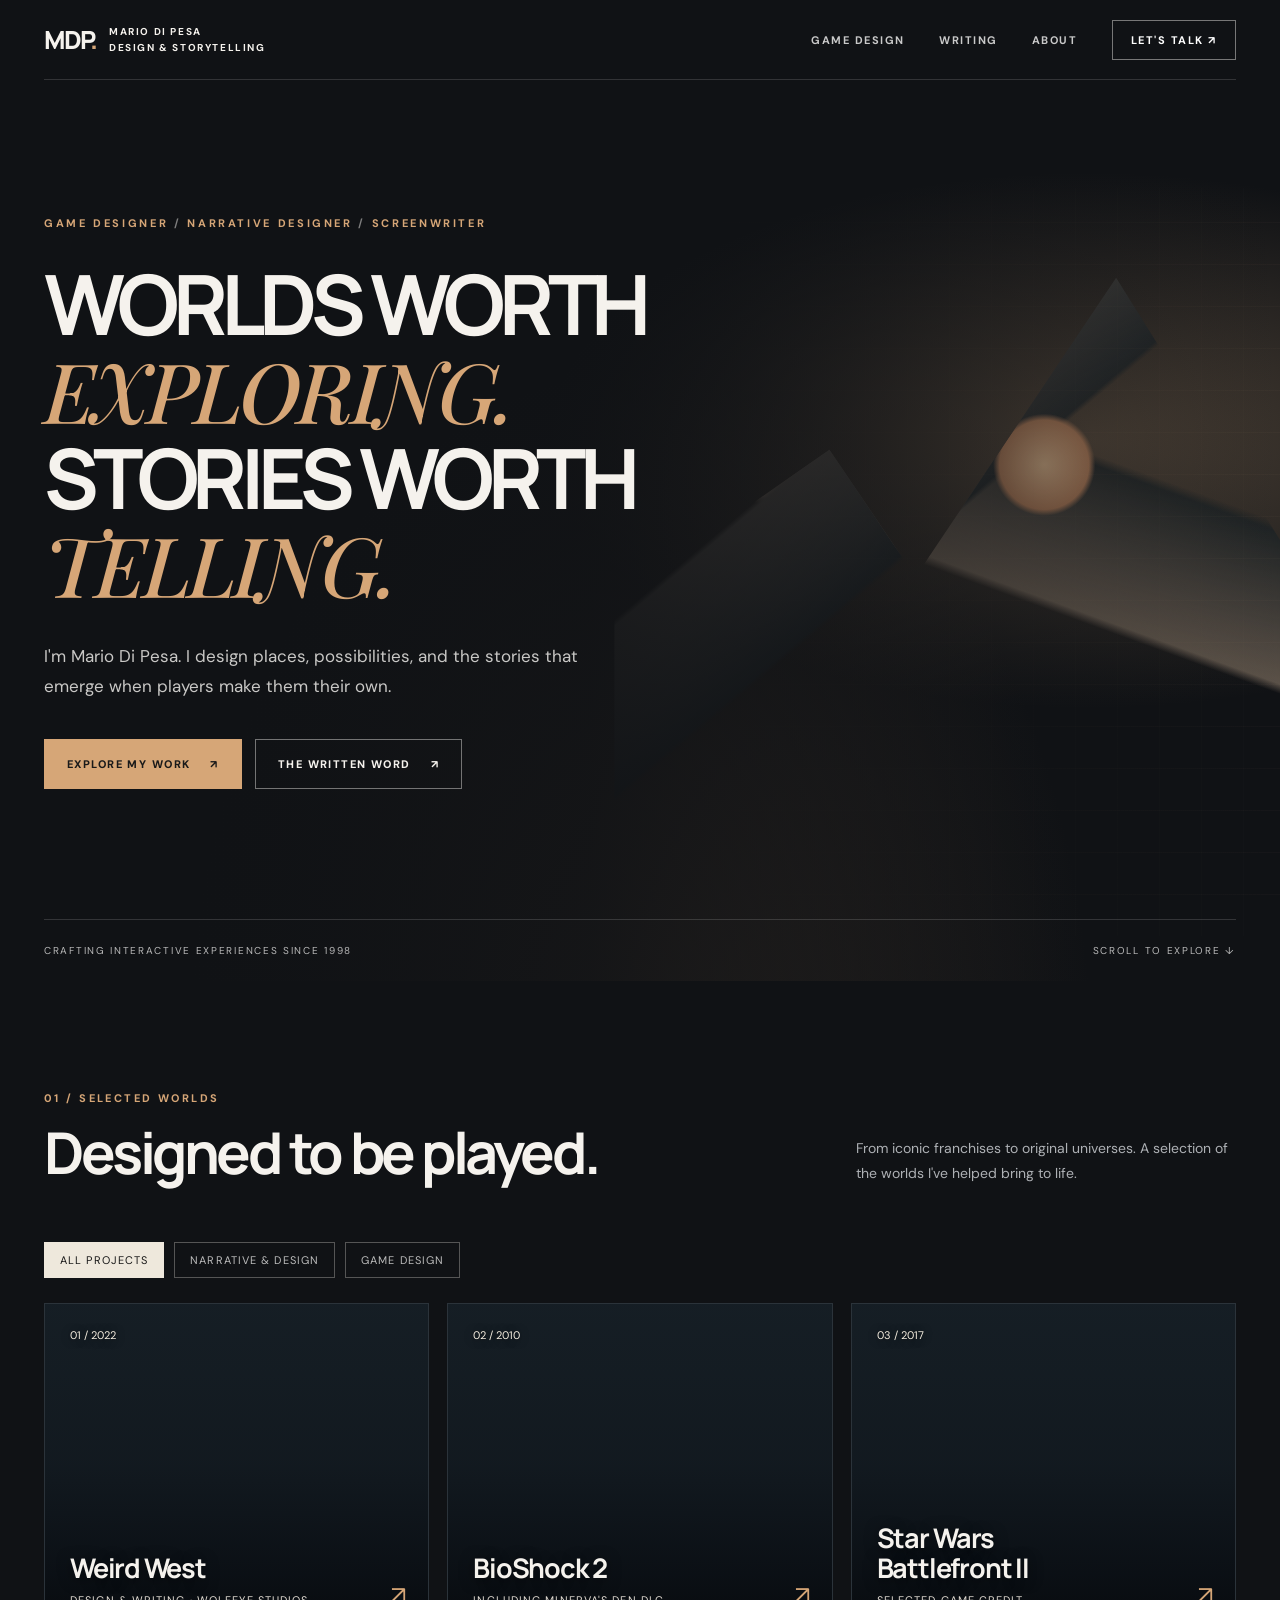
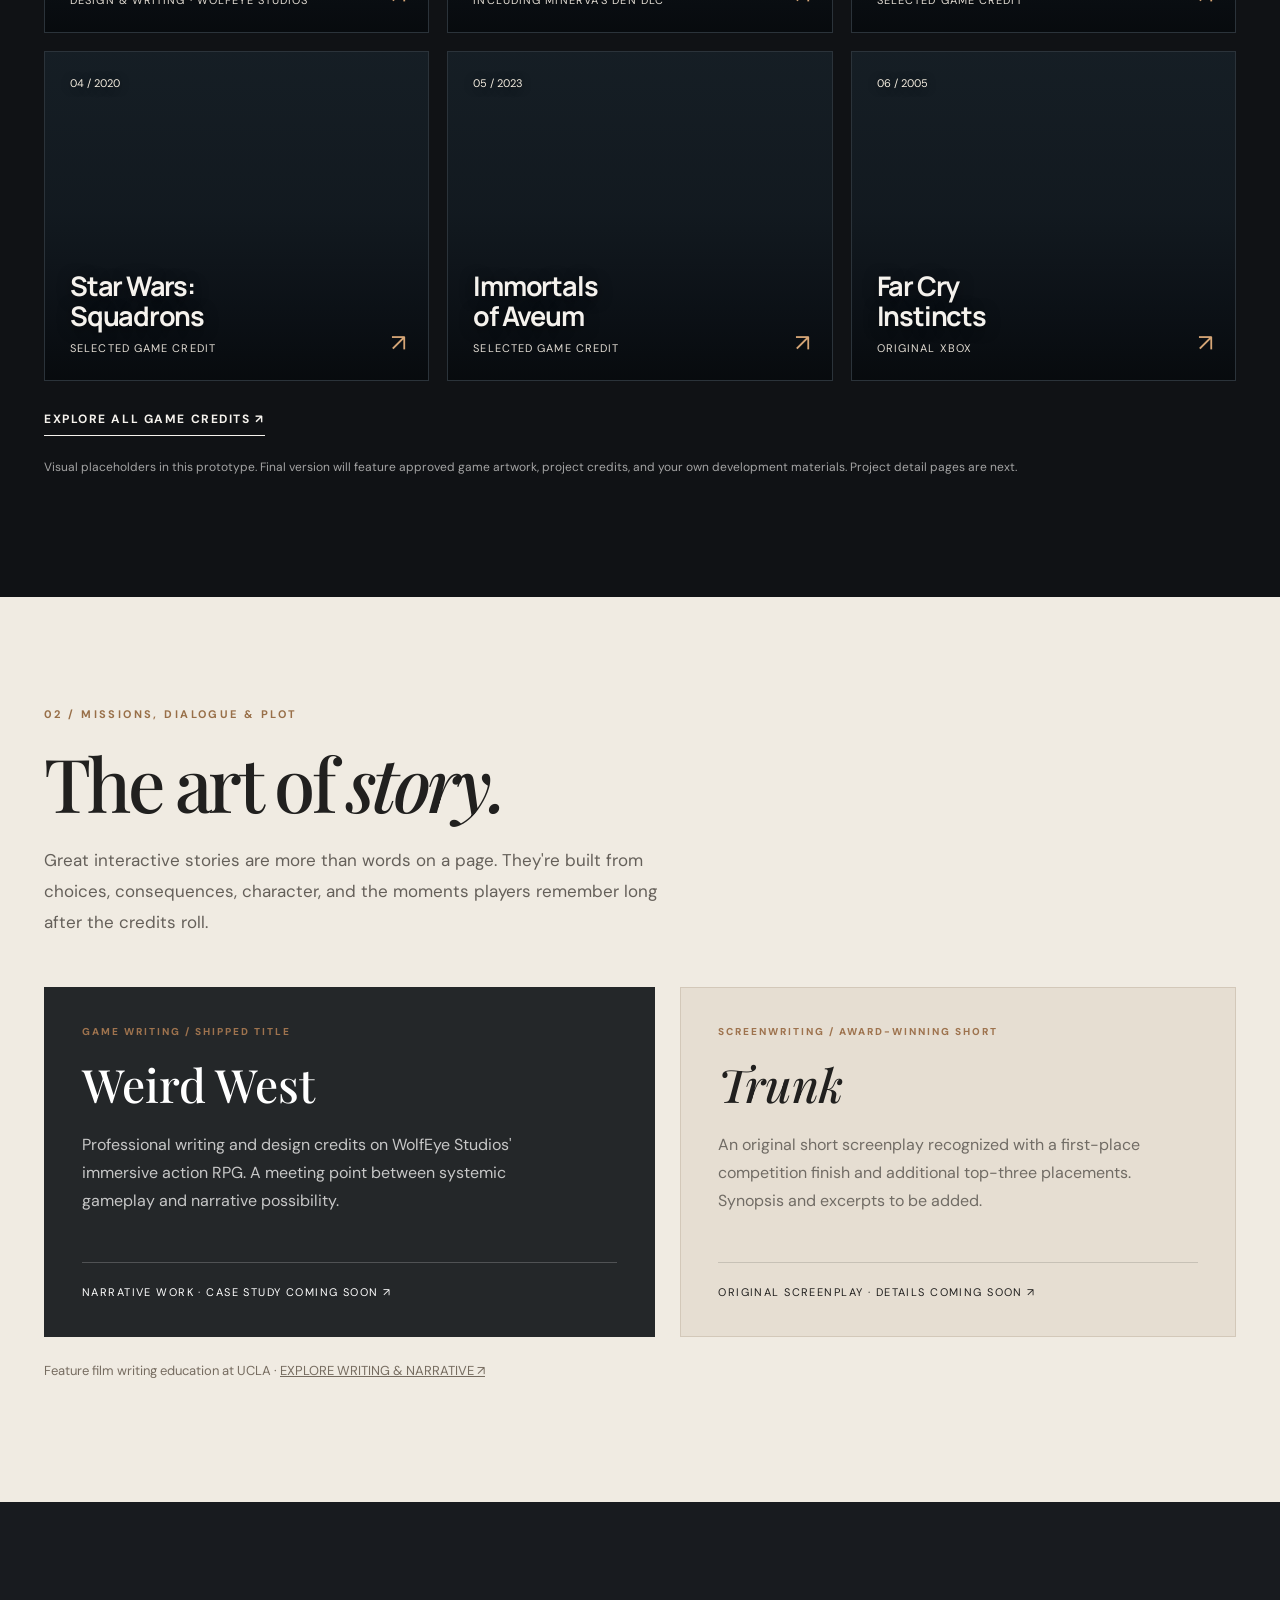
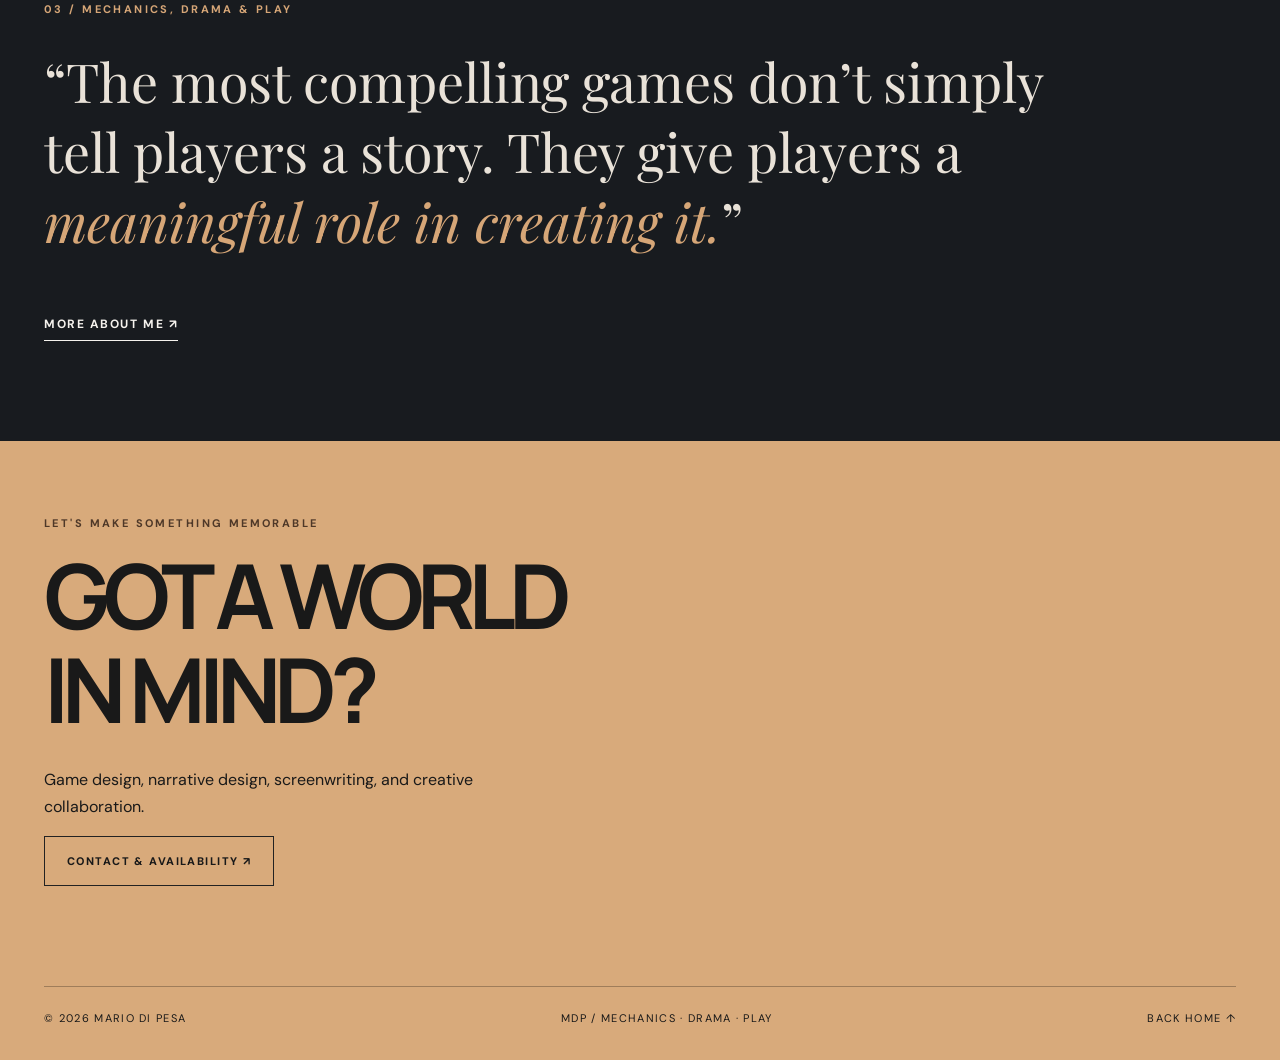
<file: index.html>
<!doctype html>
<html lang="en"><head><meta charset="utf-8"><meta name="viewport" content="width=device-width,initial-scale=1"><meta name="theme-color" content="#101215"><meta name="description" content="Mario Di Pesa — game designer, narrative designer and screenwriter. Worlds worth exploring. Stories worth telling."><title>Mario Di Pesa | Game Design & Storytelling</title><link rel="stylesheet" href="styles.css"></head><body>
<header class="container topbar"><a class="brand" href="index.html" aria-label="Mario Di Pesa home" title="Mario Di Pesa · Mechanics, Drama & Play"><span class="mark">MDP<span style="color:var(--gold)">.</span></span><span class="brandtext">MARIO DI PESA<br>DESIGN & STORYTELLING</span></a><button class="menu" aria-label="Toggle menu" aria-expanded="false">☰</button><nav class="nav" id="nav"><a href="games.html" >GAME DESIGN</a><a href="writing.html" >WRITING</a><a href="about.html" >ABOUT</a><a href="contact.html" class="contact" >LET'S TALK ↗</a></nav></header>
<main><section id="home" class="hero"><div class="hero-art" aria-hidden="true"></div><div class="container hero-inner"><div class="eyebrow">GAME DESIGNER <span style="color:#7e7e7e">/</span> NARRATIVE DESIGNER <span style="color:#7e7e7e">/</span> SCREENWRITER</div><h1>WORLDS WORTH<br><em>EXPLORING.</em><br>STORIES WORTH<br><em>TELLING.</em></h1><p>I'm Mario Di Pesa. I design places, possibilities, and the stories that emerge when players make them their own.</p><div class="buttons"><a class="btn primary" href="games.html">EXPLORE MY WORK <span>↗</span></a><a class="btn" href="writing.html">THE WRITTEN WORD <span>↗</span></a></div></div><div class="container hero-foot"><span>CRAFTING INTERACTIVE EXPERIENCES SINCE 1998</span><span>SCROLL TO EXPLORE ↓</span></div></section>
<section class="section container" id="work"><div class="section-top reveal"><div><div class="kicker">01 / SELECTED WORLDS</div><h2>Designed to be played.</h2></div><p class="section-desc">From iconic franchises to original universes. A selection of the worlds I've helped bring to life.</p></div><div class="filterbar reveal"><button class="filter active" data-filter="all">All projects</button><button class="filter" data-filter="narrative">Narrative & design</button><button class="filter" data-filter="design">Game design</button></div><div class="projects">
<article class="project reveal" data-category="narrative" style="--scene:linear-gradient(135deg,#8c5e36,#27221f 52%,#101b20)"><span class="num">01 / 2022</span><div><h3>Weird West</h3><p>Design & writing · WolfEye Studios</p></div><span class="arrow">↗</span></article>
<article class="project reveal" data-category="design" style="--scene:linear-gradient(150deg,#3b7380,#112e40 48%,#101319)"><span class="num">02 / 2010</span><div><h3>BioShock 2</h3><p>Including Minerva's Den DLC</p></div><span class="arrow">↗</span></article>
<article class="project reveal" data-category="design" style="--scene:linear-gradient(145deg,#805a40,#262e3b 52%,#121318)"><span class="num">03 / 2017</span><div><h3>Star Wars<br>Battlefront II</h3><p>Selected game credit</p></div><span class="arrow">↗</span></article>
<article class="project reveal" data-category="design" style="--scene:linear-gradient(145deg,#587a8a,#1c2737 55%,#101318)"><span class="num">04 / 2020</span><div><h3>Star Wars:<br>Squadrons</h3><p>Selected game credit</p></div><span class="arrow">↗</span></article>
<article class="project reveal" data-category="design" style="--scene:linear-gradient(130deg,#a47846,#51422d 44%,#18212a)"><span class="num">05 / 2023</span><div><h3>Immortals<br>of Aveum</h3><p>Selected game credit</p></div><span class="arrow">↗</span></article>
<article class="project reveal" data-category="design" style="--scene:linear-gradient(145deg,#5e785b,#2a3e36 47%,#151b1e)"><span class="num">06 / 2005</span><div><h3>Far Cry<br>Instincts</h3><p>Original Xbox</p></div><span class="arrow">↗</span></article>
</div><a class="section-link" href="games.html">EXPLORE ALL GAME CREDITS ↗</a><p class="smallnote">Visual placeholders in this prototype. Final version will feature approved game artwork, project credits, and your own development materials. Project detail pages are next.</p></section>
<section class="writing" id="writing"><div class="container"><div class="kicker reveal">02 / MISSIONS, DIALOGUE & PLOT</div><h2 class="reveal">The art of <em>story.</em></h2><p class="writing-intro reveal">Great interactive stories are more than words on a page. They're built from choices, consequences, character, and the moments players remember long after the credits roll.</p><div class="writing-grid"><article class="writing-card dark reveal"><div><div class="mini">GAME WRITING / SHIPPED TITLE</div><h3>Weird West</h3><p>Professional writing and design credits on WolfEye Studios' immersive action RPG. A meeting point between systemic gameplay and narrative possibility.</p></div><div class="bottom">NARRATIVE WORK · CASE STUDY COMING SOON ↗</div></article><article class="writing-card reveal"><div><div class="mini">SCREENWRITING / AWARD-WINNING SHORT</div><h3><em>Trunk</em></h3><p>An original short screenplay recognized with a first-place competition finish and additional top-three placements. Synopsis and excerpts to be added.</p></div><div class="bottom">ORIGINAL SCREENPLAY · DETAILS COMING SOON ↗</div></article></div><p style="margin-top:25px;font-size:13px;color:#766c60">Feature film writing education at UCLA · <a href="writing.html" style="text-decoration:underline">EXPLORE WRITING & NARRATIVE ↗</a></p></div></section>
<section class="philosophy"><div class="container"><div class="kicker">03 / MECHANICS, DRAMA & PLAY</div><p class="quote">“The most compelling games don’t simply tell players a story. They give players a <em>meaningful role in creating it.</em>”</p><a class="section-link" href="about.html">MORE ABOUT ME ↗</a></div></section>
</main>
<footer class="footer"><div class="container"><div class="kicker" style="color:#4e3828">LET'S MAKE SOMETHING MEMORABLE</div><h2>GOT A WORLD<br>IN MIND?</h2><p>Game design, narrative design, screenwriting, and creative collaboration.</p><a class="btn" href="contact.html">CONTACT & AVAILABILITY ↗</a><div class="footer-bottom"><span>© <span data-year></span> MARIO DI PESA</span><span>MDP / MECHANICS · DRAMA · PLAY</span><a href="index.html">BACK HOME ↑</a></div></div></footer>
<script src="script.js" defer></script></body></html>
</file>
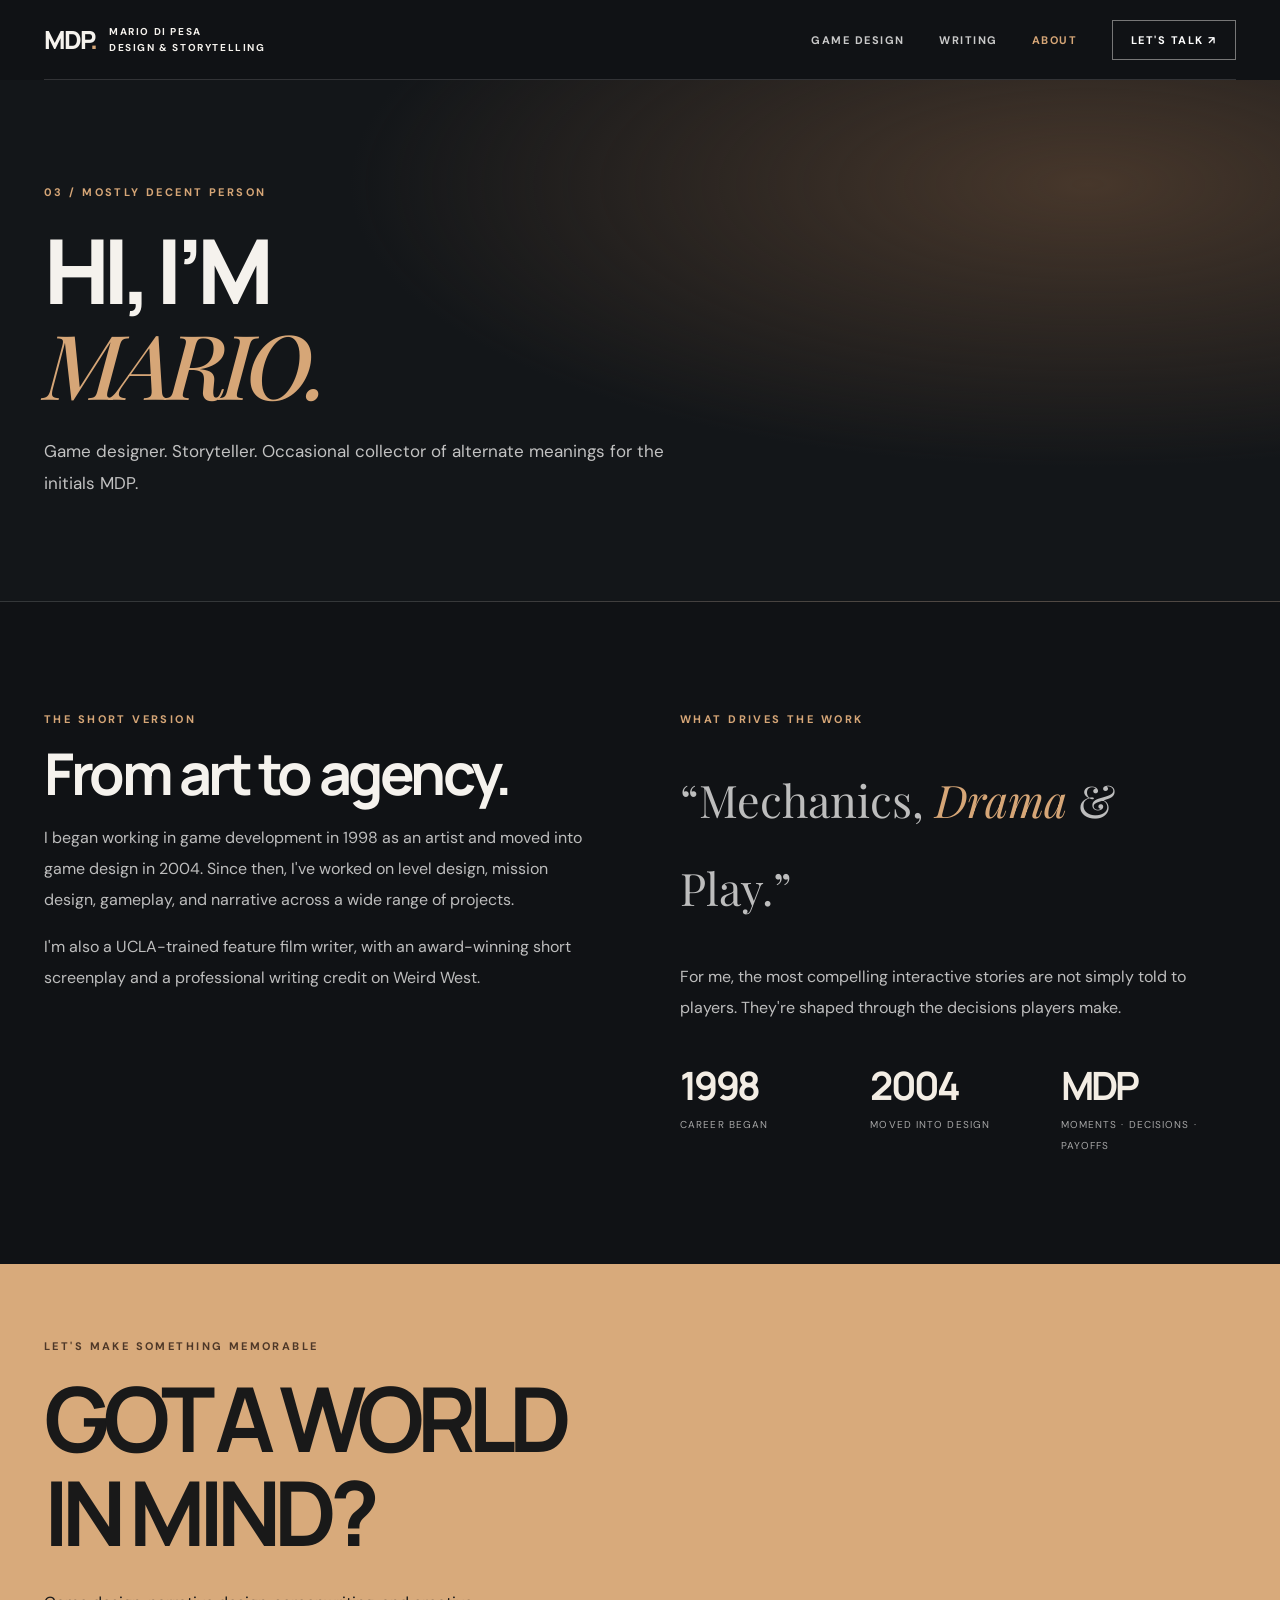
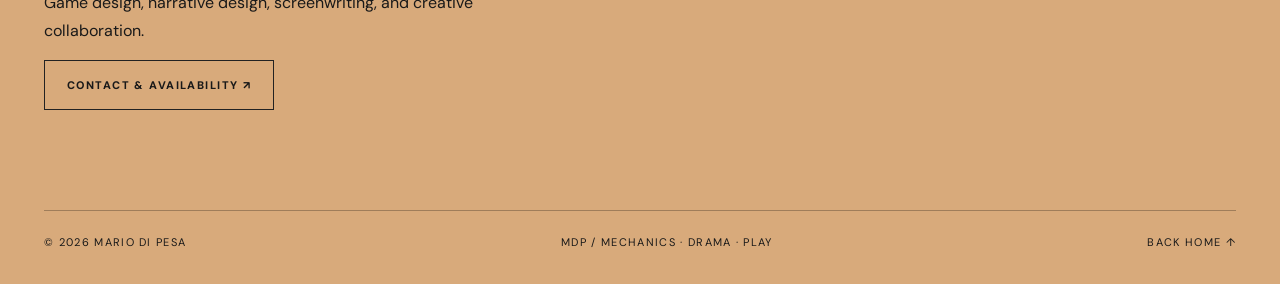
<file: about.html>
<!doctype html><html lang="en"><head><meta charset="utf-8"><meta name="viewport" content="width=device-width,initial-scale=1"><meta name="theme-color" content="#101215"><meta name="description" content="Mario Di Pesa — game design, narrative design and screenwriting portfolio."><title>About | Mario Di Pesa</title><link rel="stylesheet" href="styles.css"></head><body><header class="container topbar"><a class="brand" href="index.html" aria-label="Mario Di Pesa home" title="Mario Di Pesa · Mechanics, Drama & Play"><span class="mark">MDP<span style="color:var(--gold)">.</span></span><span class="brandtext">MARIO DI PESA<br>DESIGN & STORYTELLING</span></a><button class="menu" aria-label="Toggle menu" aria-expanded="false">☰</button><nav class="nav" id="nav"><a href="games.html" >GAME DESIGN</a><a href="writing.html" >WRITING</a><a href="about.html" aria-current="page">ABOUT</a><a href="contact.html" class="contact" >LET'S TALK ↗</a></nav></header><main><section class="page-hero"><div class="container"><div class="kicker">03 / MOSTLY DECENT PERSON</div><h1>HI, I’M<br><em>MARIO.</em></h1><p>Game designer. Storyteller. Occasional collector of alternate meanings for the initials MDP.</p></div></section><section class="section container"><div class="about"><div><div class="kicker">THE SHORT VERSION</div><h2>From art to agency.</h2><p>I began working in game development in 1998 as an artist and moved into game design in 2004. Since then, I've worked on level design, mission design, gameplay, and narrative across a wide range of projects.</p><p>I'm also a UCLA-trained feature film writer, with an award-winning short screenplay and a professional writing credit on Weird West.</p></div><div><div class="kicker">WHAT DRIVES THE WORK</div><p class="quote" style="font-size:clamp(30px,3.5vw,48px)">“Mechanics, <em>Drama</em> & Play.”</p><p>For me, the most compelling interactive stories are not simply told to players. They're shaped through the decisions players make.</p><div class="statrow"><div class="stat"><strong>1998</strong><span>Career began</span></div><div class="stat"><strong>2004</strong><span>Moved into design</span></div><div class="stat"><strong>MDP</strong><span>Moments · Decisions · Payoffs</span></div></div></div></div></section></main><footer class="footer"><div class="container"><div class="kicker" style="color:#4e3828">LET'S MAKE SOMETHING MEMORABLE</div><h2>GOT A WORLD<br>IN MIND?</h2><p>Game design, narrative design, screenwriting, and creative collaboration.</p><a class="btn" href="contact.html">CONTACT & AVAILABILITY ↗</a><div class="footer-bottom"><span>© <span data-year></span> MARIO DI PESA</span><span>MDP / MECHANICS · DRAMA · PLAY</span><a href="index.html">BACK HOME ↑</a></div></div></footer><script src="script.js" defer></script></body></html>
</file>
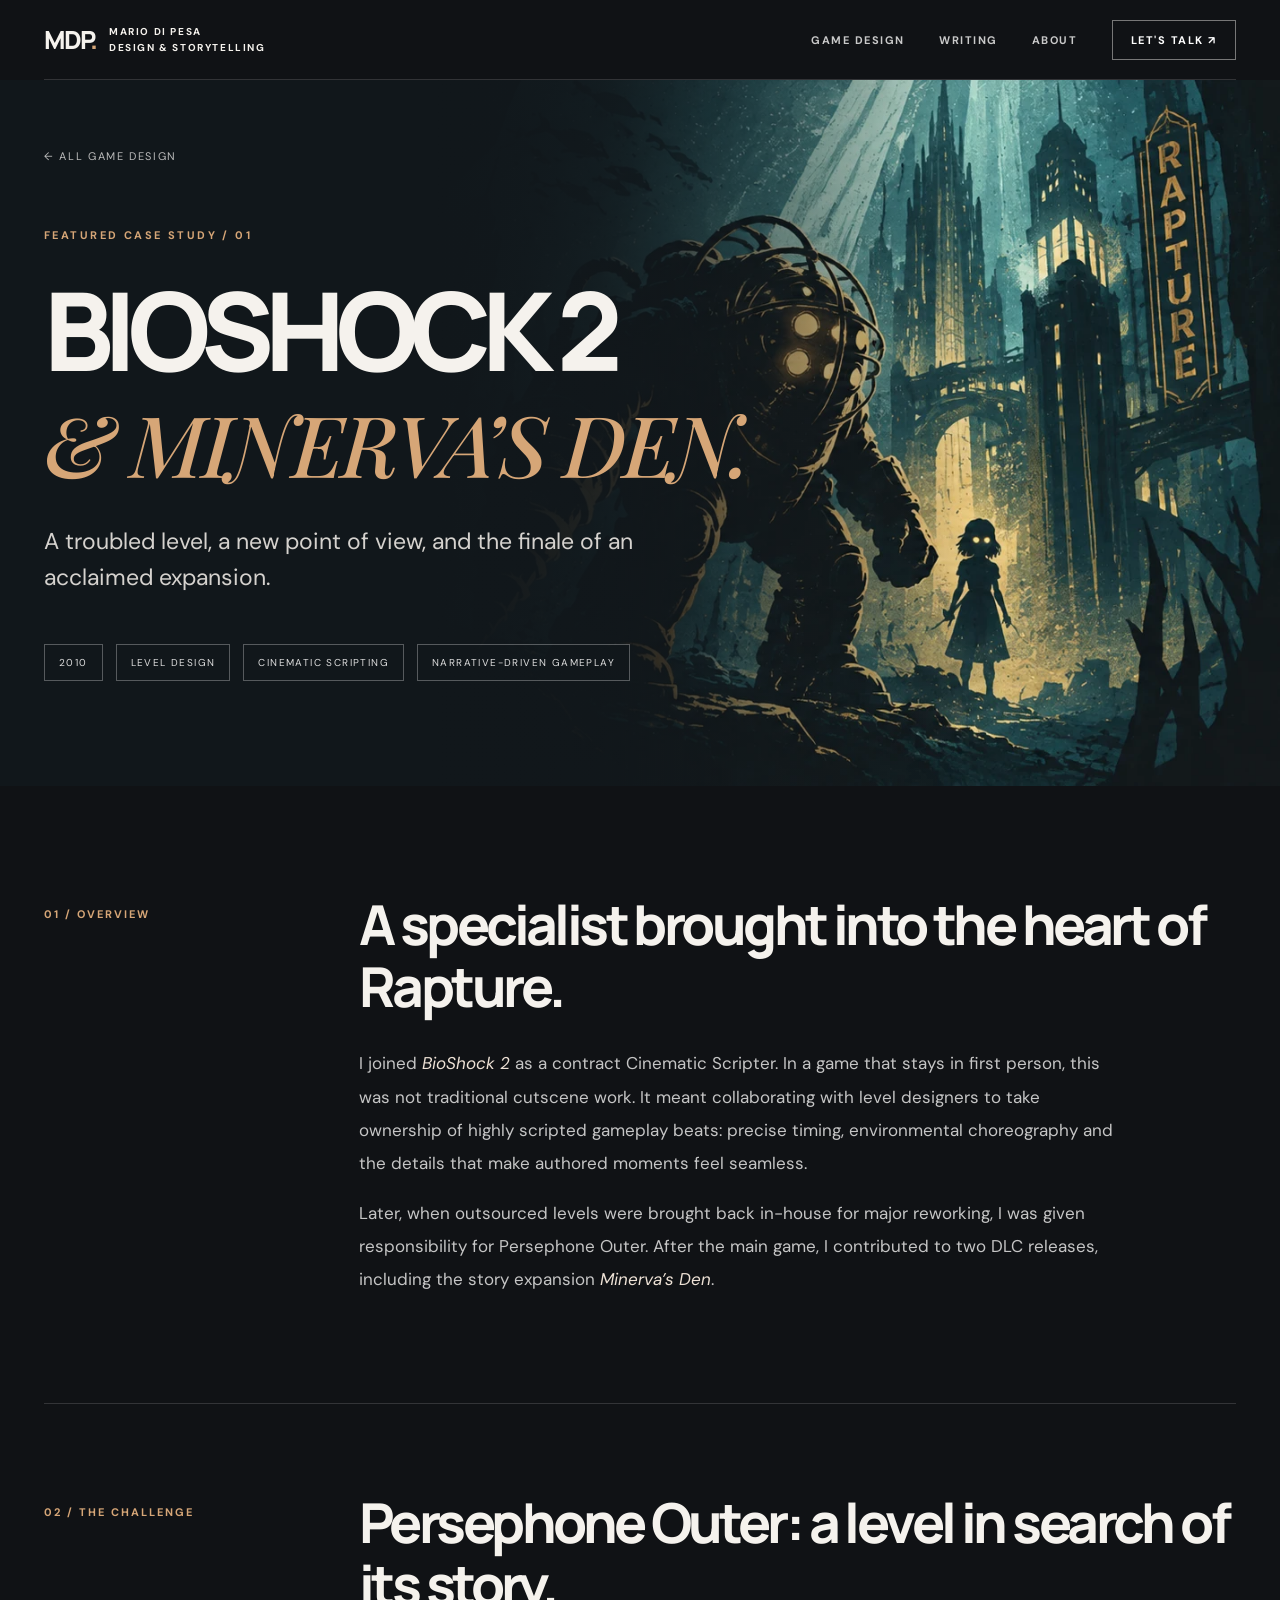
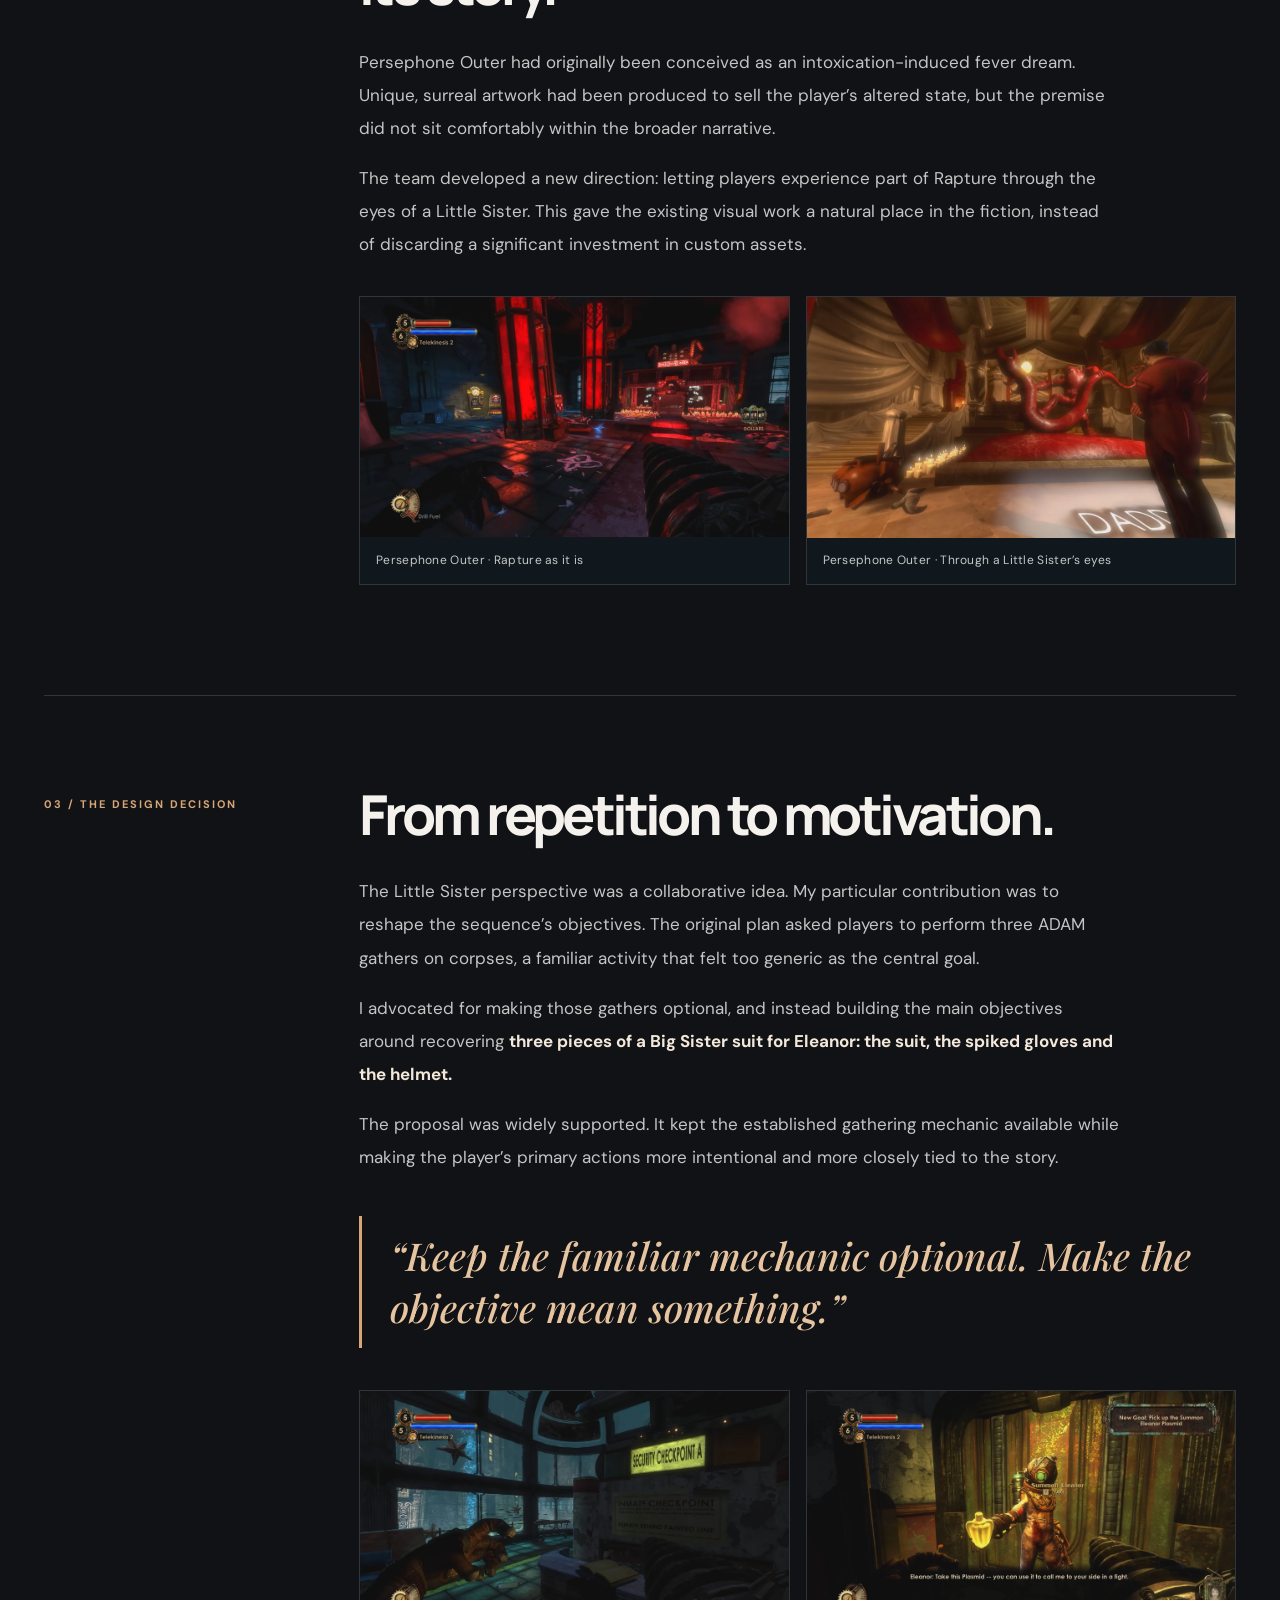
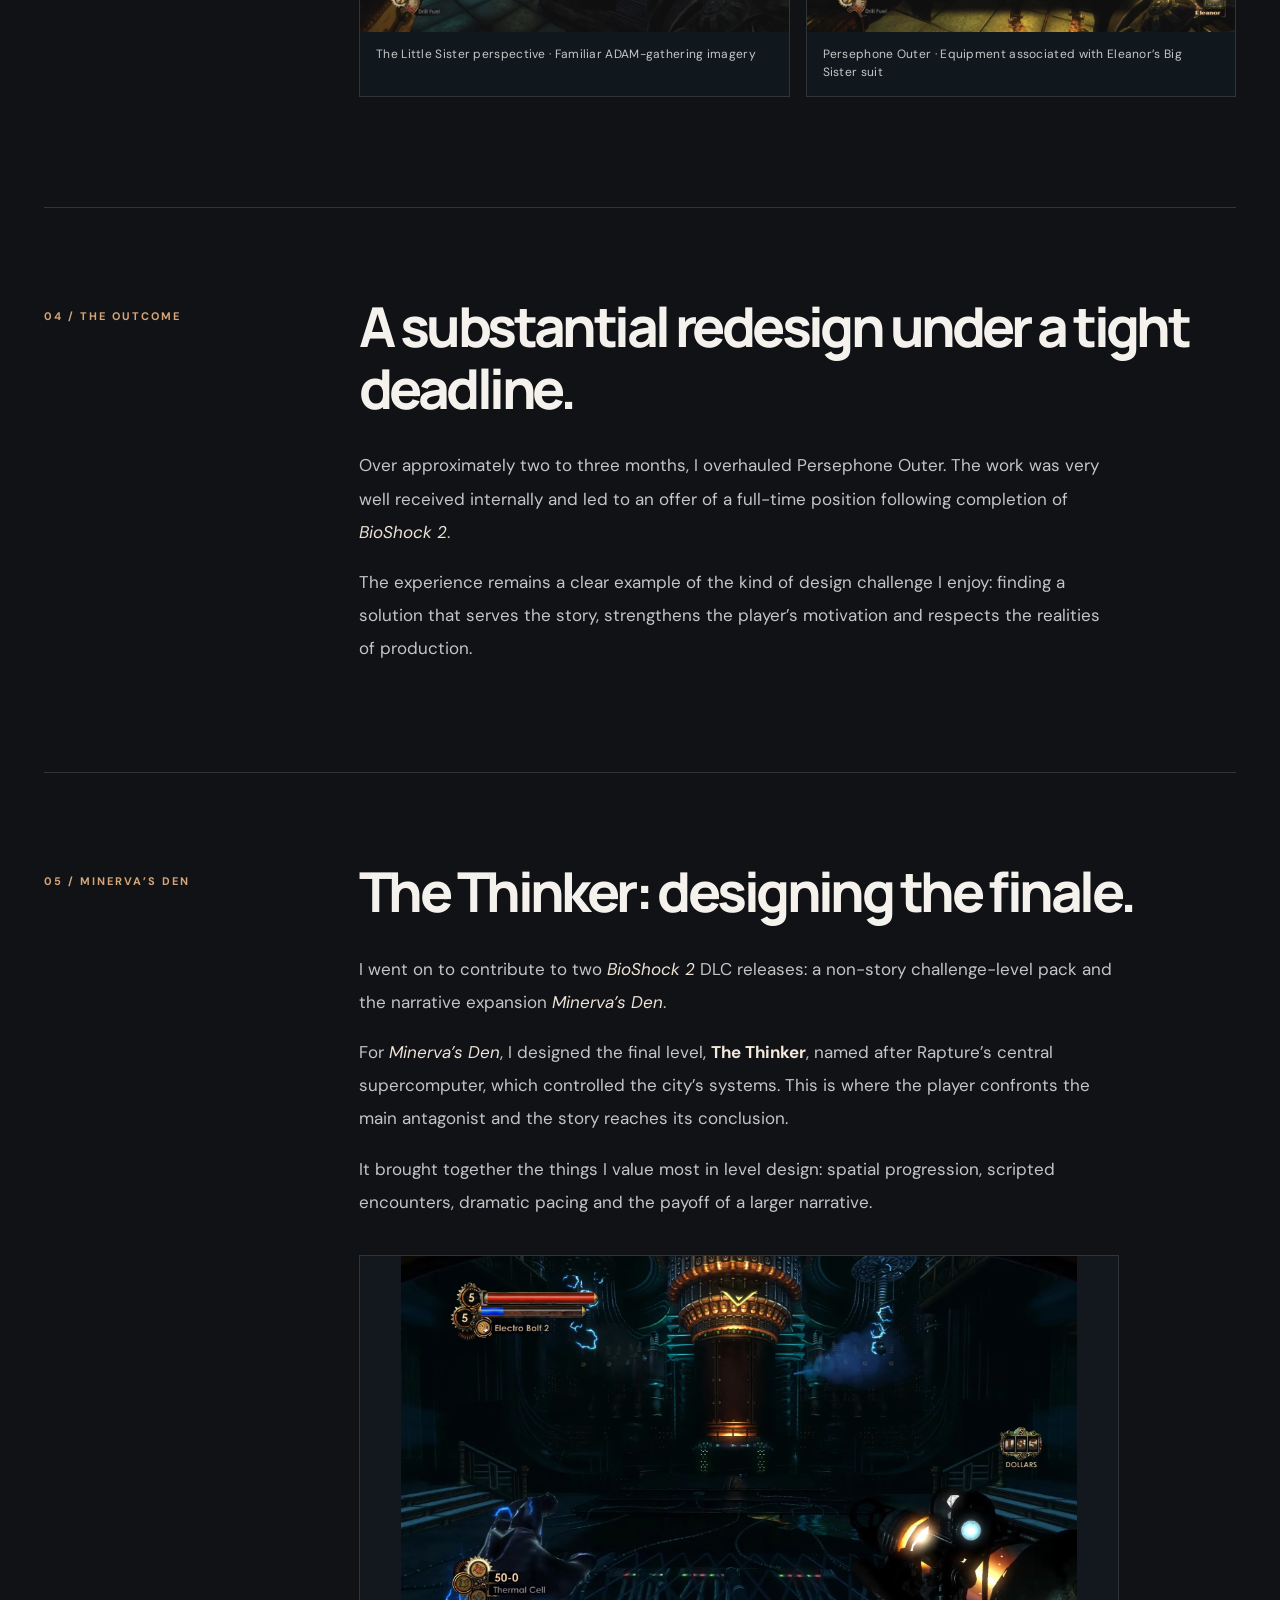
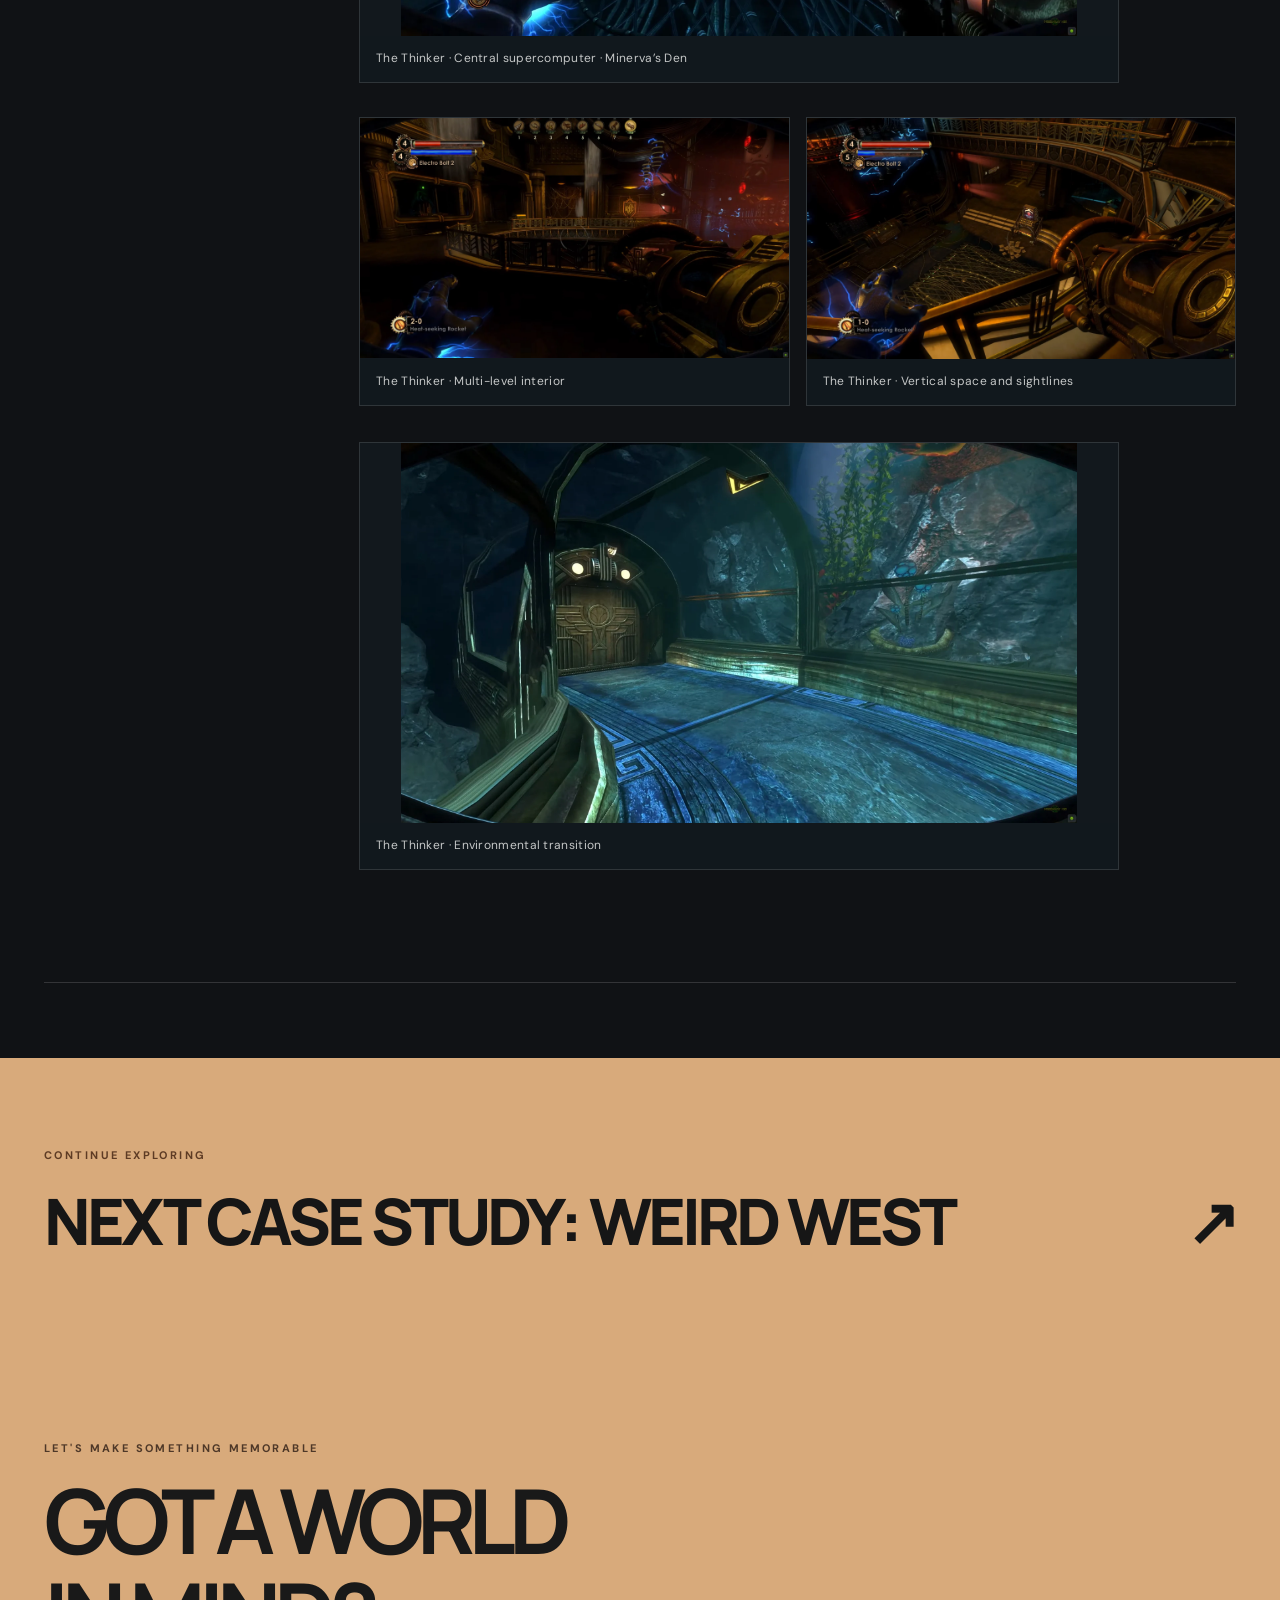
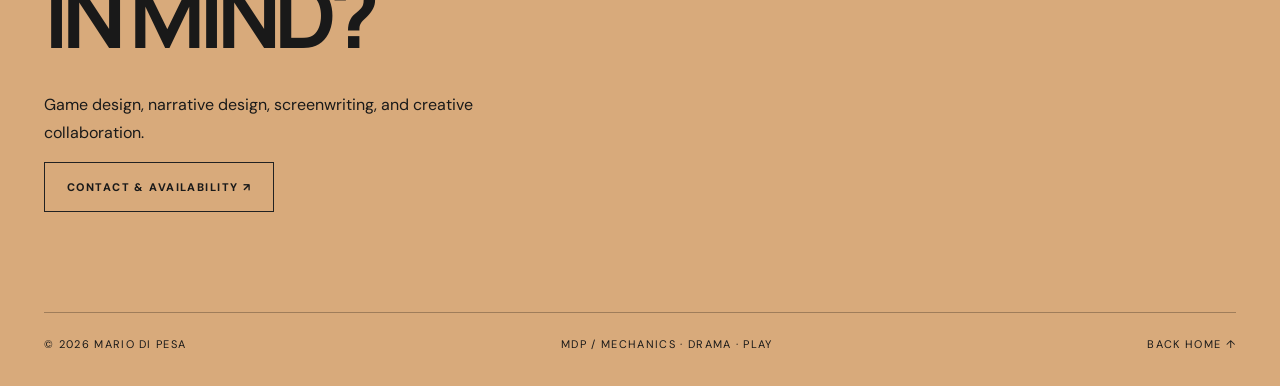
<file: bioshock.html>
<!doctype html><html lang="en"><head><meta charset="utf-8"><meta name="viewport" content="width=device-width,initial-scale=1"><meta name="theme-color" content="#101215"><meta name="description" content="BioShock 2 & Minerva’s Den — a game design case study by Mario Di Pesa."><title>BioShock 2 & Minerva’s Den | Mario Di Pesa</title><link rel="stylesheet" href="styles.css"></head><body><header class="container topbar"><a class="brand" href="index.html" aria-label="Mario Di Pesa home" title="Mario Di Pesa · Mechanics, Drama & Play"><span class="mark">MDP<span style="color:var(--gold)">.</span></span><span class="brandtext">MARIO DI PESA<br>DESIGN & STORYTELLING</span></a><button class="menu" aria-label="Toggle menu" aria-expanded="false">☰</button><nav class="nav" id="nav"><a href="games.html" >GAME DESIGN</a><a href="writing.html" >WRITING</a><a href="about.html" >ABOUT</a><a href="contact.html" class="contact" >LET'S TALK ↗</a></nav></header><main><section class="case-hero case-hero-bioshock"><div class="container"><a class="backlink" href="games.html">← ALL GAME DESIGN</a><div class="kicker">FEATURED CASE STUDY / 01</div><h1>BIOSHOCK 2<br><em>& MINERVA’S DEN.</em></h1><p class="case-deck">A troubled level, a new point of view, and the finale of an acclaimed expansion.</p><div class="case-meta"><span>2010</span><span>LEVEL DESIGN</span><span>CINEMATIC SCRIPTING</span><span>NARRATIVE-DRIVEN GAMEPLAY</span></div></div><div class="case-ambient" aria-hidden="true"></div></section><div class="case-body"><section class="case-section container reveal"><div class="case-index">01 / OVERVIEW</div><div class="case-content"><h2>A specialist brought into the heart of Rapture.</h2><p>I joined <em>BioShock 2</em> as a contract Cinematic Scripter. In a game that stays in first person, this was not traditional cutscene work. It meant collaborating with level designers to take ownership of highly scripted gameplay beats: precise timing, environmental choreography and the details that make authored moments feel seamless.</p><p>Later, when outsourced levels were brought back in-house for major reworking, I was given responsibility for Persephone Outer. After the main game, I contributed to two DLC releases, including the story expansion <em>Minerva’s Den</em>.</p></div></section><section class="case-section container reveal"><div class="case-index">02 / THE CHALLENGE</div><div class="case-content"><h2>Persephone Outer: a level in search of its story.</h2><p>Persephone Outer had originally been conceived as an intoxication-induced fever dream. Unique, surreal artwork had been produced to sell the player’s altered state, but the premise did not sit comfortably within the broader narrative.</p><p>The team developed a new direction: letting players experience part of Rapture through the eyes of a Little Sister. This gave the existing visual work a natural place in the fiction, instead of discarding a significant investment in custom assets.</p><div class="case-gallery-two"><figure class="case-photo "><img src="assets/persephone-reality.webp" alt="Dark entrance to the Persephone detention facility in BioShock 2" loading="lazy" decoding="async"><figcaption>Persephone Outer · Rapture as it is</figcaption></figure><figure class="case-photo "><img src="assets/persephone-little-sister.webp" alt="Gold and white corridor with drapes seen through a Little Sister’s perception" loading="lazy" decoding="async"><figcaption>Persephone Outer · Through a Little Sister’s eyes</figcaption></figure></div></div></section><section class="case-section container reveal"><div class="case-index">03 / THE DESIGN DECISION</div><div class="case-content"><h2>From repetition to motivation.</h2><p>The Little Sister perspective was a collaborative idea. My particular contribution was to reshape the sequence’s objectives. The original plan asked players to perform three ADAM gathers on corpses, a familiar activity that felt too generic as the central goal.</p><p>I advocated for making those gathers optional, and instead building the main objectives around recovering <strong>three pieces of a Big Sister suit for Eleanor: the suit, the spiked gloves and the helmet.</strong></p><p>The proposal was widely supported. It kept the established gathering mechanic available while making the player’s primary actions more intentional and more closely tied to the story.</p><blockquote class="case-quote">“Keep the familiar mechanic optional. Make the objective mean something.”</blockquote><div class="case-gallery-two"><figure class="case-photo "><img src="assets/persephone-adam.webp" alt="Glowing corpse outline and flowers as perceived by a Little Sister" loading="lazy" decoding="async"><figcaption>The Little Sister perspective · Familiar ADAM-gathering imagery</figcaption></figure><figure class="case-photo "><img src="assets/persephone-suit.webp" alt="Equipment laid out on tables inside Persephone Outer" loading="lazy" decoding="async"><figcaption>Persephone Outer · Equipment associated with Eleanor’s Big Sister suit</figcaption></figure></div></div></section><section class="case-section container reveal"><div class="case-index">04 / THE OUTCOME</div><div class="case-content"><h2>A substantial redesign under a tight deadline.</h2><p>Over approximately two to three months, I overhauled Persephone Outer. The work was very well received internally and led to an offer of a full-time position following completion of <em>BioShock 2</em>.</p><p>The experience remains a clear example of the kind of design challenge I enjoy: finding a solution that serves the story, strengthens the player’s motivation and respects the realities of production.</p></div></section><section class="case-section container reveal"><div class="case-index">05 / MINERVA’S DEN</div><div class="case-content"><h2>The Thinker: designing the finale.</h2><p>I went on to contribute to two <em>BioShock 2</em> DLC releases: a non-story challenge-level pack and the narrative expansion <em>Minerva’s Den</em>.</p><p>For <em>Minerva’s Den</em>, I designed the final level, <strong>The Thinker</strong>, named after Rapture’s central supercomputer, which controlled the city’s systems. This is where the player confronts the main antagonist and the story reaches its conclusion.</p><p>It brought together the things I value most in level design: spatial progression, scripted encounters, dramatic pacing and the payoff of a larger narrative.</p><figure class="case-photo wide-photo"><img src="assets/thinker-core.webp" alt="The Thinker supercomputer surrounded by electrical effects" loading="lazy" decoding="async"><figcaption>The Thinker · Central supercomputer · Minerva’s Den</figcaption></figure><div class="case-gallery-two"><figure class="case-photo "><img src="assets/thinker-balcony.webp" alt="Balcony and electrical equipment inside Rapture Central Computing" loading="lazy" decoding="async"><figcaption>The Thinker · Multi-level interior</figcaption></figure><figure class="case-photo "><img src="assets/thinker-overlook.webp" alt="Overhead view of the machinery and lower floor" loading="lazy" decoding="async"><figcaption>The Thinker · Vertical space and sightlines</figcaption></figure></div><figure class="case-photo wide-photo"><img src="assets/thinker-passage.webp" alt="Underwater observation corridor and Art Deco door" loading="lazy" decoding="async"><figcaption>The Thinker · Environmental transition</figcaption></figure></div></section></div><section class="case-next"><div class="container"><div class="kicker">CONTINUE EXPLORING</div><a href="weird-west.html">NEXT CASE STUDY: WEIRD WEST <span>↗</span></a></div></section></main><footer class="footer"><div class="container"><div class="kicker" style="color:#4e3828">LET'S MAKE SOMETHING MEMORABLE</div><h2>GOT A WORLD<br>IN MIND?</h2><p>Game design, narrative design, screenwriting, and creative collaboration.</p><a class="btn" href="contact.html">CONTACT & AVAILABILITY ↗</a><div class="footer-bottom"><span>© <span data-year></span> MARIO DI PESA</span><span>MDP / MECHANICS · DRAMA · PLAY</span><a href="index.html">BACK HOME ↑</a></div></div></footer><script src="script.js" defer></script></body></html>
</file>
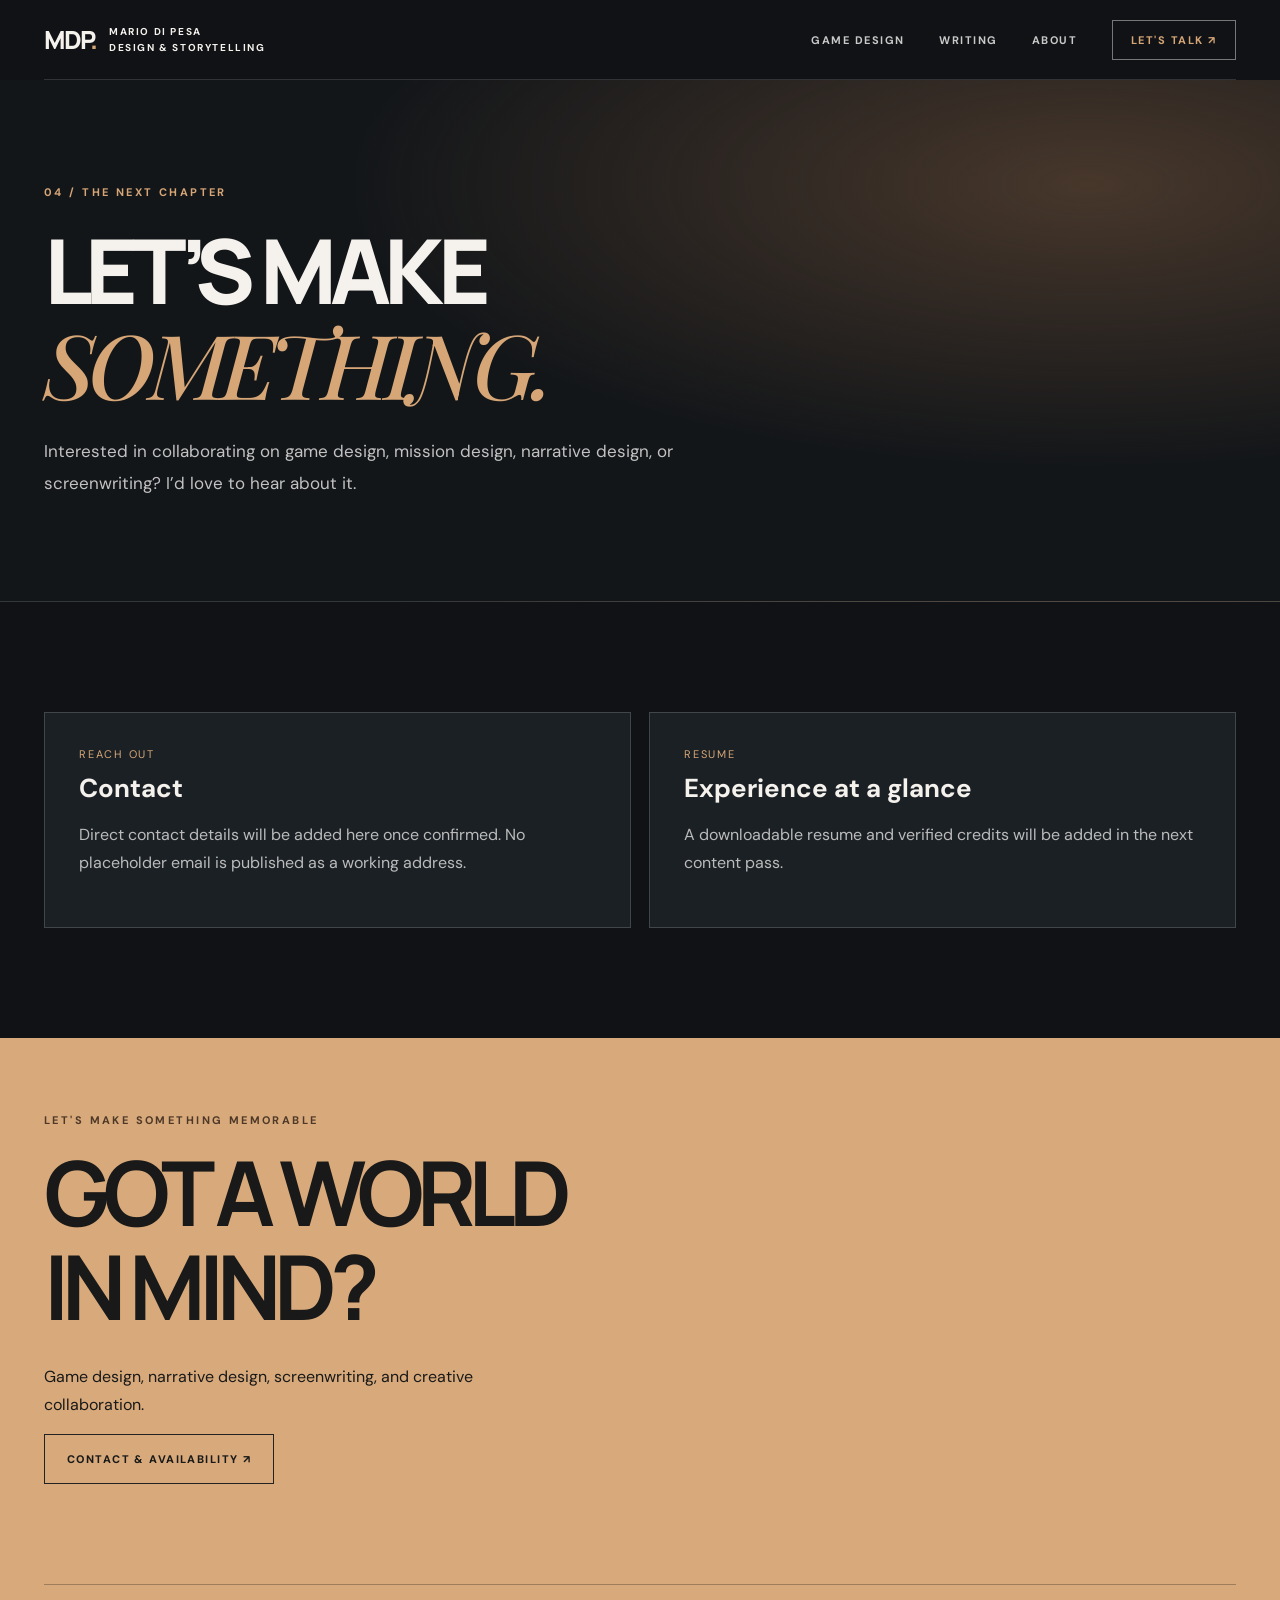
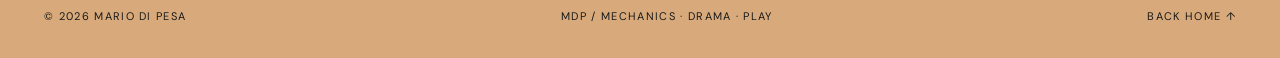
<file: contact.html>
<!doctype html><html lang="en"><head><meta charset="utf-8"><meta name="viewport" content="width=device-width,initial-scale=1"><meta name="theme-color" content="#101215"><meta name="description" content="Mario Di Pesa — game design, narrative design and screenwriting portfolio."><title>Contact | Mario Di Pesa</title><link rel="stylesheet" href="styles.css"></head><body><header class="container topbar"><a class="brand" href="index.html" aria-label="Mario Di Pesa home" title="Mario Di Pesa · Mechanics, Drama & Play"><span class="mark">MDP<span style="color:var(--gold)">.</span></span><span class="brandtext">MARIO DI PESA<br>DESIGN & STORYTELLING</span></a><button class="menu" aria-label="Toggle menu" aria-expanded="false">☰</button><nav class="nav" id="nav"><a href="games.html" >GAME DESIGN</a><a href="writing.html" >WRITING</a><a href="about.html" >ABOUT</a><a href="contact.html" class="contact" aria-current="page">LET'S TALK ↗</a></nav></header><main><section class="page-hero"><div class="container"><div class="kicker">04 / THE NEXT CHAPTER</div><h1>LET’S MAKE<br><em>SOMETHING.</em></h1><p>Interested in collaborating on game design, mission design, narrative design, or screenwriting? I’d love to hear about it.</p></div></section><section class="section container"><div class="detail-grid"><div class="detail-card"><div class="pill">REACH OUT</div><h3>Contact</h3><p>Direct contact details will be added here once confirmed. No placeholder email is published as a working address.</p></div><div class="detail-card"><div class="pill">RESUME</div><h3>Experience at a glance</h3><p>A downloadable resume and verified credits will be added in the next content pass.</p></div></div></section></main><footer class="footer"><div class="container"><div class="kicker" style="color:#4e3828">LET'S MAKE SOMETHING MEMORABLE</div><h2>GOT A WORLD<br>IN MIND?</h2><p>Game design, narrative design, screenwriting, and creative collaboration.</p><a class="btn" href="contact.html">CONTACT & AVAILABILITY ↗</a><div class="footer-bottom"><span>© <span data-year></span> MARIO DI PESA</span><span>MDP / MECHANICS · DRAMA · PLAY</span><a href="index.html">BACK HOME ↑</a></div></div></footer><script src="script.js" defer></script></body></html>
</file>
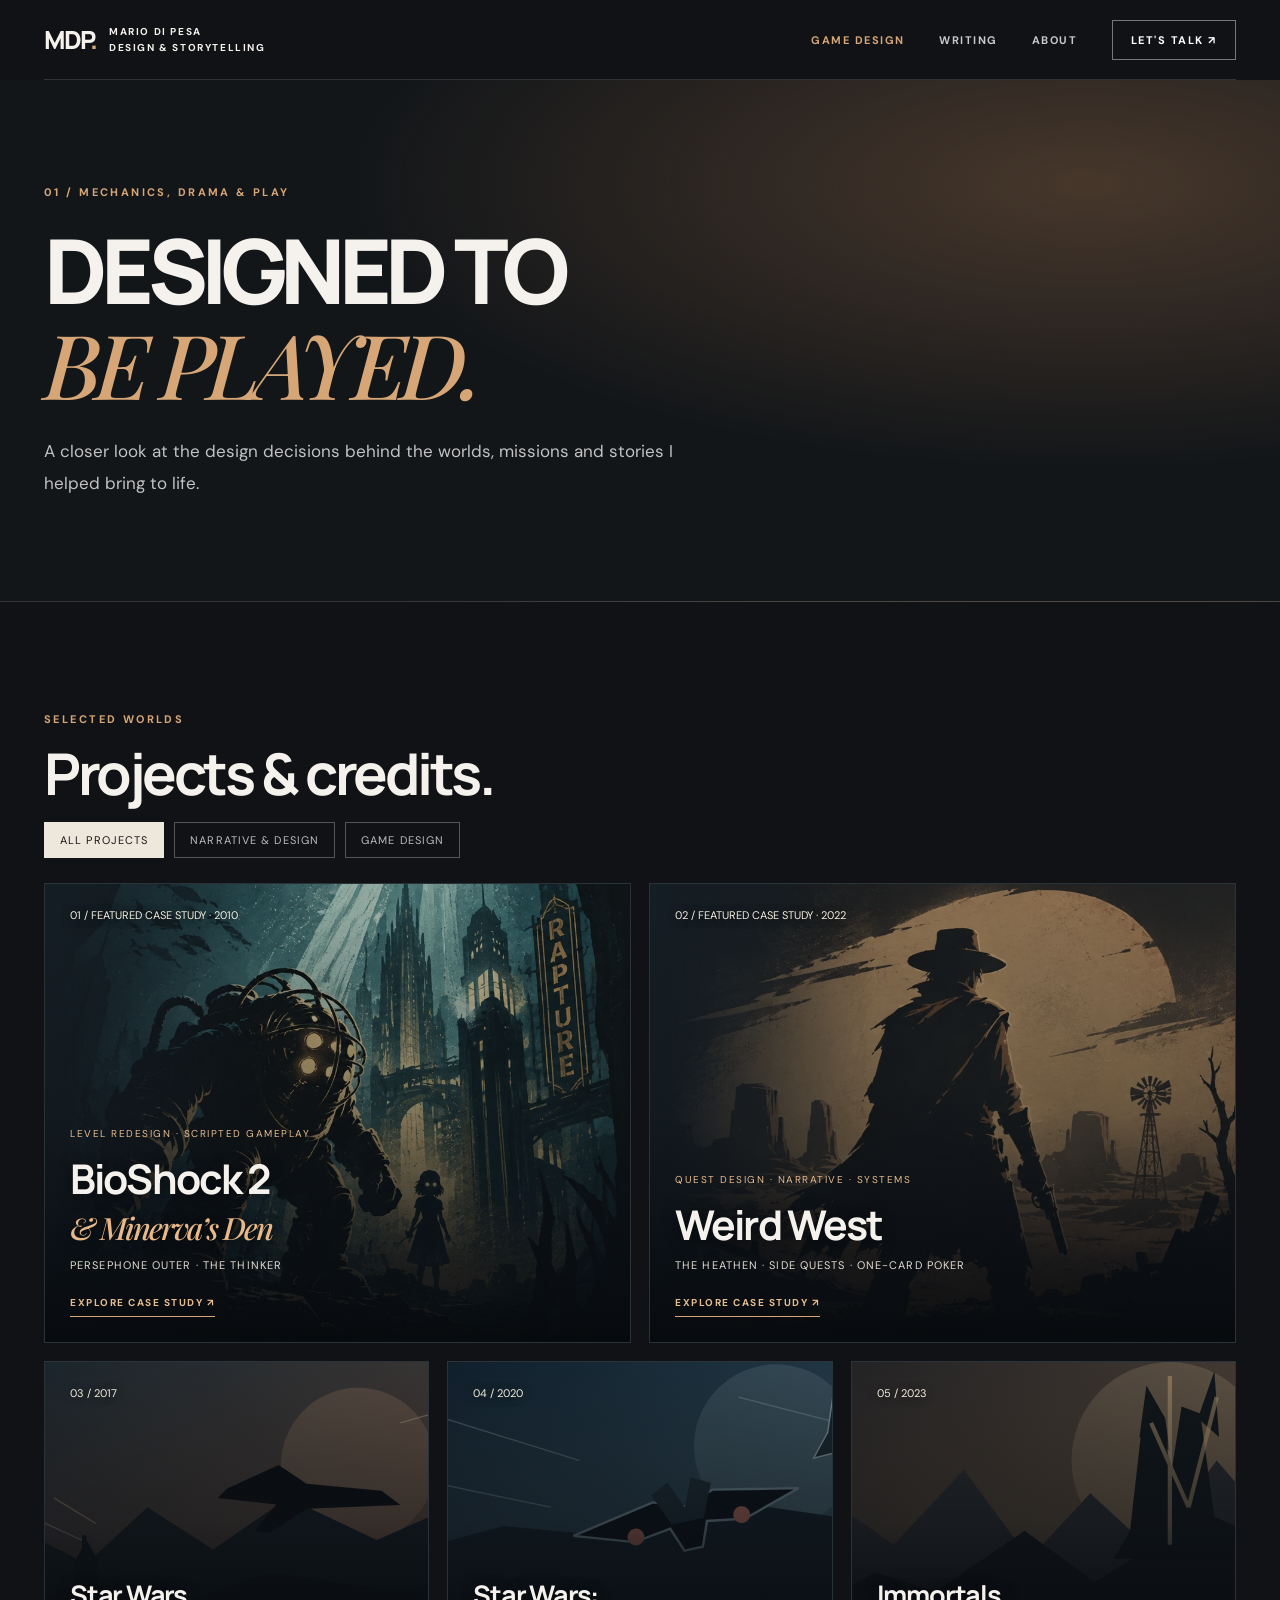
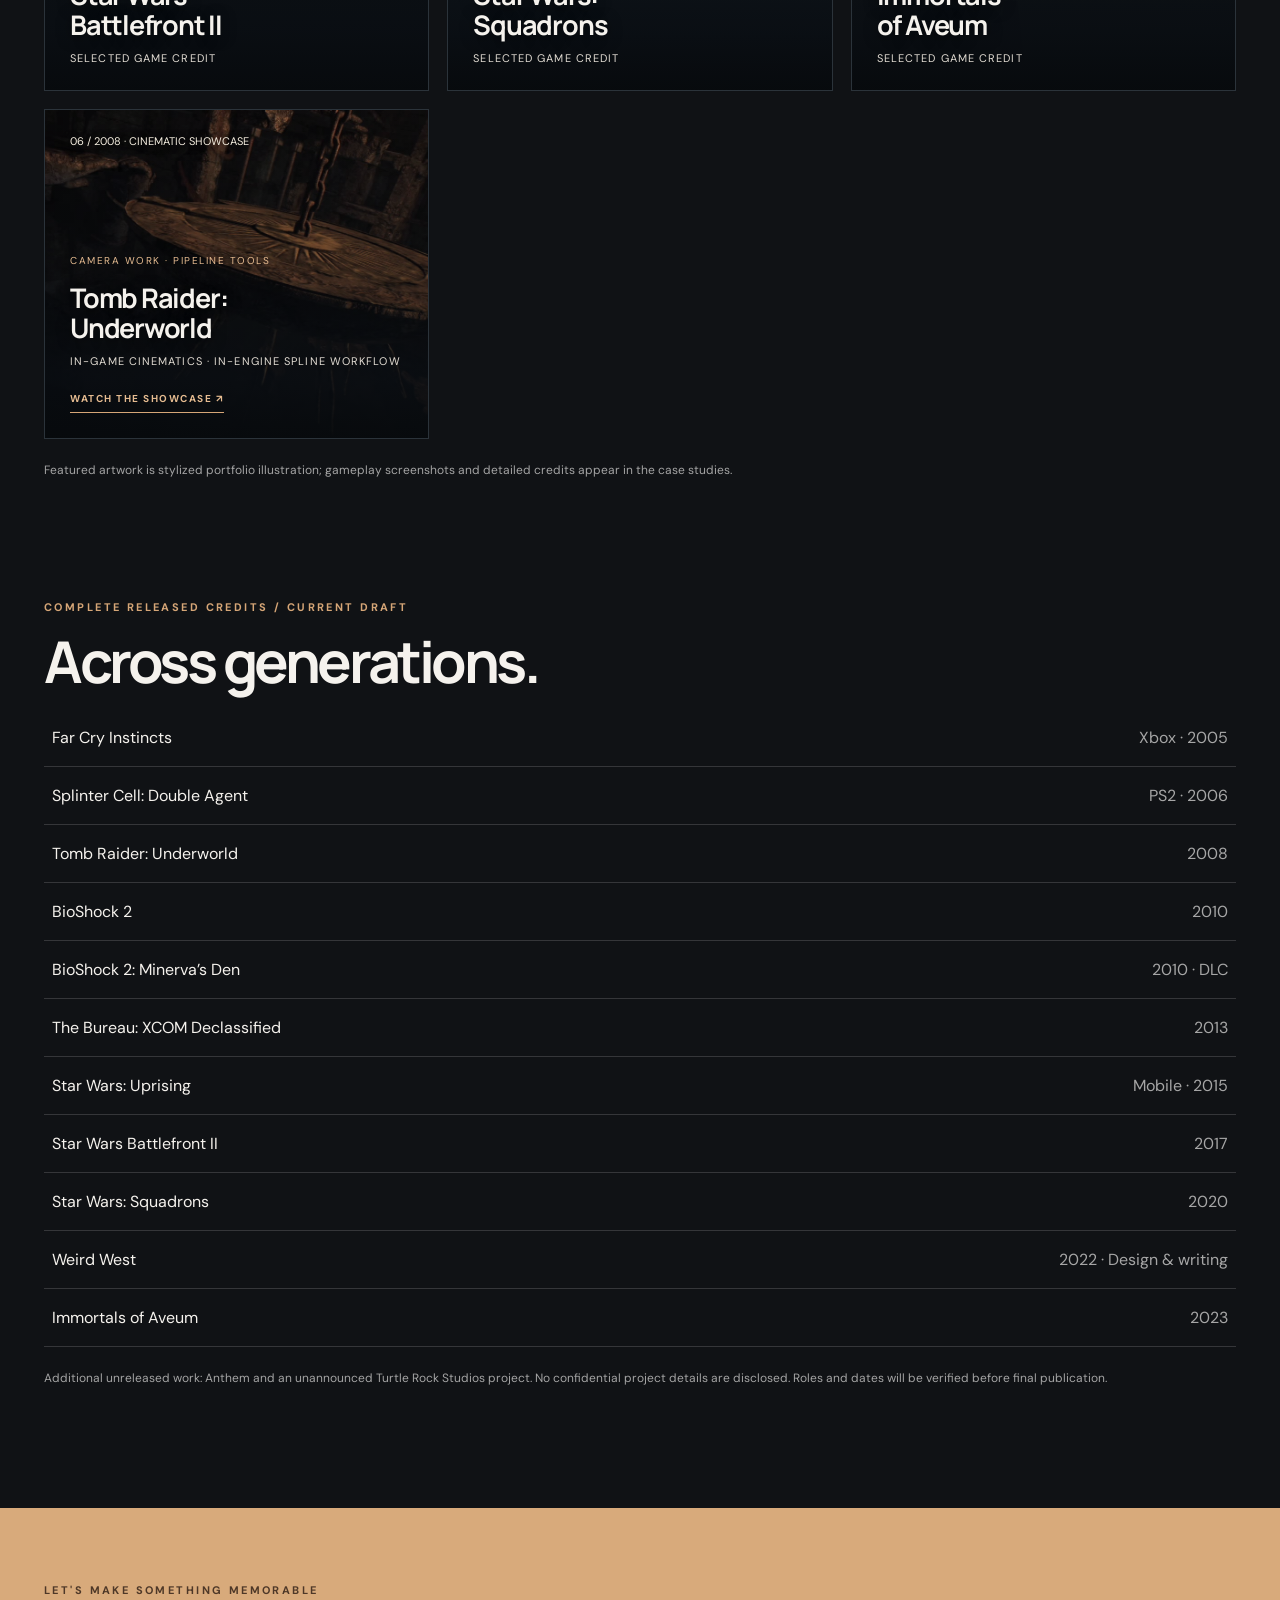
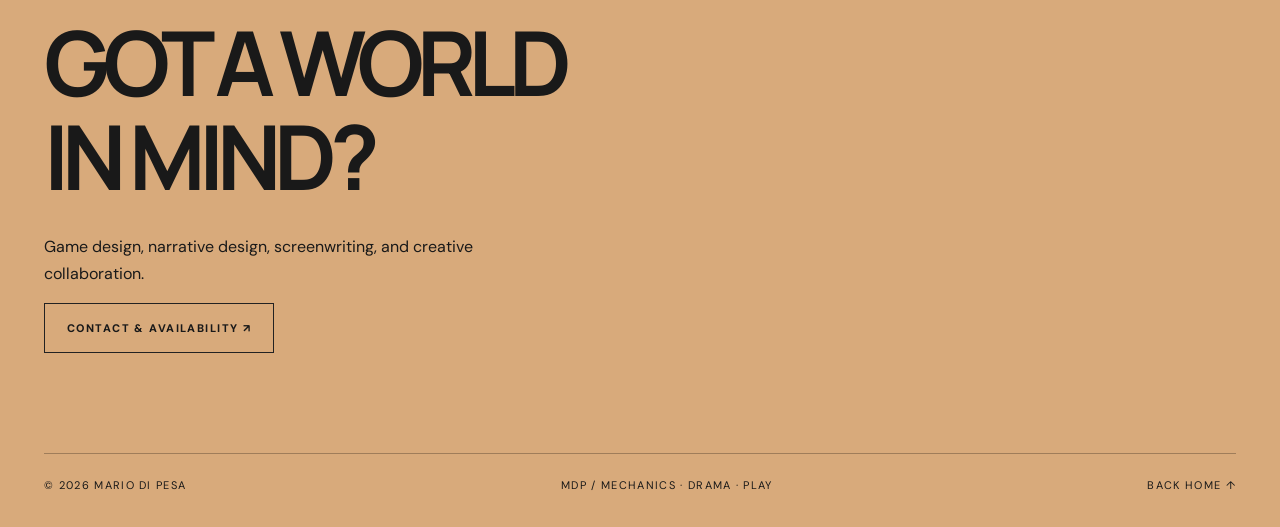
<file: games.html>
<!DOCTYPE html>

<html lang="en"><head><meta charset="utf-8"/><meta content="width=device-width,initial-scale=1" name="viewport"/><meta content="#101215" name="theme-color"/><meta content="Mario Di Pesa — game design, narrative design and screenwriting portfolio." name="description"/><title>Game Design | Mario Di Pesa</title><link href="styles.css" rel="stylesheet"/></head><body><header class="container topbar"><a aria-label="Mario Di Pesa home" class="brand" href="index.html" title="Mario Di Pesa · Mechanics, Drama &amp; Play"><span class="mark">MDP<span style="color:var(--gold)">.</span></span><span class="brandtext">MARIO DI PESA<br/>DESIGN &amp; STORYTELLING</span></a><button aria-expanded="false" aria-label="Toggle menu" class="menu">☰</button><nav class="nav" id="nav"><a aria-current="page" href="games.html">GAME DESIGN</a><a href="writing.html">WRITING</a><a href="about.html">ABOUT</a><a class="contact" href="contact.html">LET'S TALK ↗</a></nav></header><main><section class="page-hero"><div class="container"><div class="kicker">01 / MECHANICS, DRAMA &amp; PLAY</div><h1>DESIGNED TO<br/><em>BE PLAYED.</em></h1><p>A closer look at the design decisions behind the worlds, missions and stories I helped bring to life.</p></div></section><section class="section container"><div class="kicker">SELECTED WORLDS</div><h2>Projects &amp; credits.</h2><div class="filterbar"><button class="filter active" data-filter="all">All projects</button><button class="filter" data-filter="narrative">Narrative &amp; design</button><button class="filter" data-filter="design">Game design</button></div><div class="projects">
<a class="project featured-project reveal" data-category="narrative" href="bioshock.html" style='--card-image:url("assets/bioshock-hero.webp")'><span class="num">01 / FEATURED CASE STUDY · 2010</span><div><span class="project-tag">LEVEL REDESIGN · SCRIPTED GAMEPLAY</span><h3>BioShock 2<br/><i>&amp; Minerva’s Den</i></h3><p>Persephone Outer · The Thinker</p><span class="project-cta">EXPLORE CASE STUDY ↗</span></div></a>
<a class="project featured-project reveal" data-category="narrative" href="weird-west.html" style='--card-image:url("assets/weird-west-hero.webp")'><span class="num">02 / FEATURED CASE STUDY · 2022</span><div><span class="project-tag">QUEST DESIGN · NARRATIVE · SYSTEMS</span><h3>Weird West</h3><p>The Heathen · Side quests · One-card poker</p><span class="project-cta">EXPLORE CASE STUDY ↗</span></div></a>
<article class="project reveal" data-category="design" style='--card-image:url("assets/battlefront-card.svg")'><span class="num">03 / 2017</span><div><h3>Star Wars<br/>Battlefront II</h3><p>Selected game credit</p></div></article>
<article class="project reveal" data-category="design" style='--card-image:url("assets/squadrons-card.svg")'><span class="num">04 / 2020</span><div><h3>Star Wars:<br/>Squadrons</h3><p>Selected game credit</p></div></article>
<article class="project reveal" data-category="design" style='--card-image:url("assets/aveum-card.svg")'><span class="num">05 / 2023</span><div><h3>Immortals<br/>of Aveum</h3><p>Selected game credit</p></div></article>
<a class="project reveal" data-category="narrative" href="tomb-raider.html" style='--card-image:url("assets/Med_Ruin_4.jpg")'><span class="num">06 / 2008 · CINEMATIC SHOWCASE</span><div><span class="project-tag">CAMERA WORK · PIPELINE TOOLS</span><h3>Tomb Raider:<br/>Underworld</h3><p>In-game cinematics · In-engine spline workflow</p><span class="project-cta">WATCH THE SHOWCASE ↗</span></div></a>
</div><p class="smallnote">Featured artwork is stylized portfolio illustration; gameplay screenshots and detailed credits appear in the case studies.</p></section><section class="section container" style="padding-top:0"><div class="kicker">COMPLETE RELEASED CREDITS / CURRENT DRAFT</div><h2>Across generations.</h2><table class="credits-table"><tr><td>Far Cry Instincts</td><td>Xbox · 2005</td></tr><tr><td>Splinter Cell: Double Agent</td><td>PS2 · 2006</td></tr><tr><td>Tomb Raider: Underworld</td><td>2008</td></tr><tr><td>BioShock 2</td><td>2010</td></tr><tr><td>BioShock 2: Minerva’s Den</td><td>2010 · DLC</td></tr><tr><td>The Bureau: XCOM Declassified</td><td>2013</td></tr><tr><td>Star Wars: Uprising</td><td>Mobile · 2015</td></tr><tr><td>Star Wars Battlefront II</td><td>2017</td></tr><tr><td>Star Wars: Squadrons</td><td>2020</td></tr><tr><td>Weird West</td><td>2022 · Design &amp; writing</td></tr><tr><td>Immortals of Aveum</td><td>2023</td></tr></table><p class="smallnote">Additional unreleased work: Anthem and an unannounced Turtle Rock Studios project. No confidential project details are disclosed. Roles and dates will be verified before final publication.</p></section></main><footer class="footer"><div class="container"><div class="kicker" style="color:#4e3828">LET'S MAKE SOMETHING MEMORABLE</div><h2>GOT A WORLD<br/>IN MIND?</h2><p>Game design, narrative design, screenwriting, and creative collaboration.</p><a class="btn" href="contact.html">CONTACT &amp; AVAILABILITY ↗</a><div class="footer-bottom"><span>© <span data-year=""></span> MARIO DI PESA</span><span>MDP / MECHANICS · DRAMA · PLAY</span><a href="index.html">BACK HOME ↑</a></div></div></footer><script defer="" src="script.js"></script></body></html>
</file>
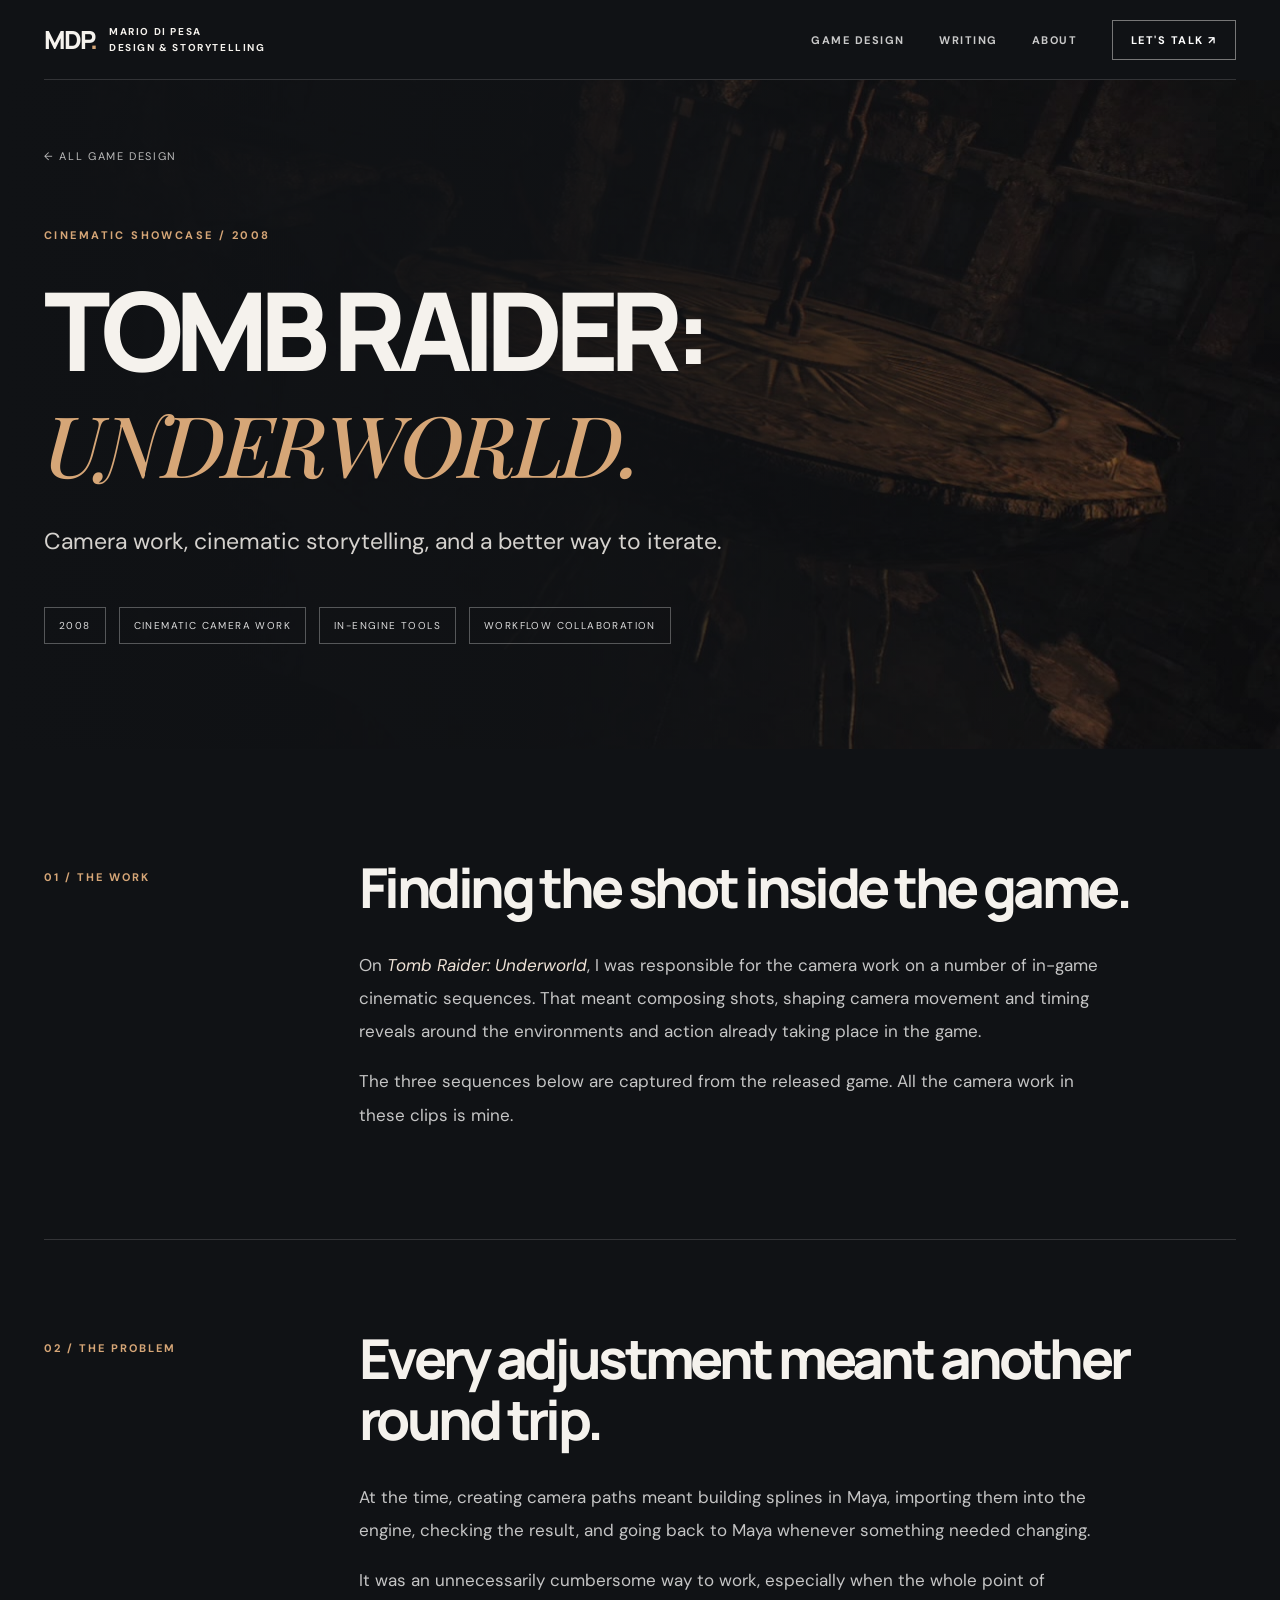
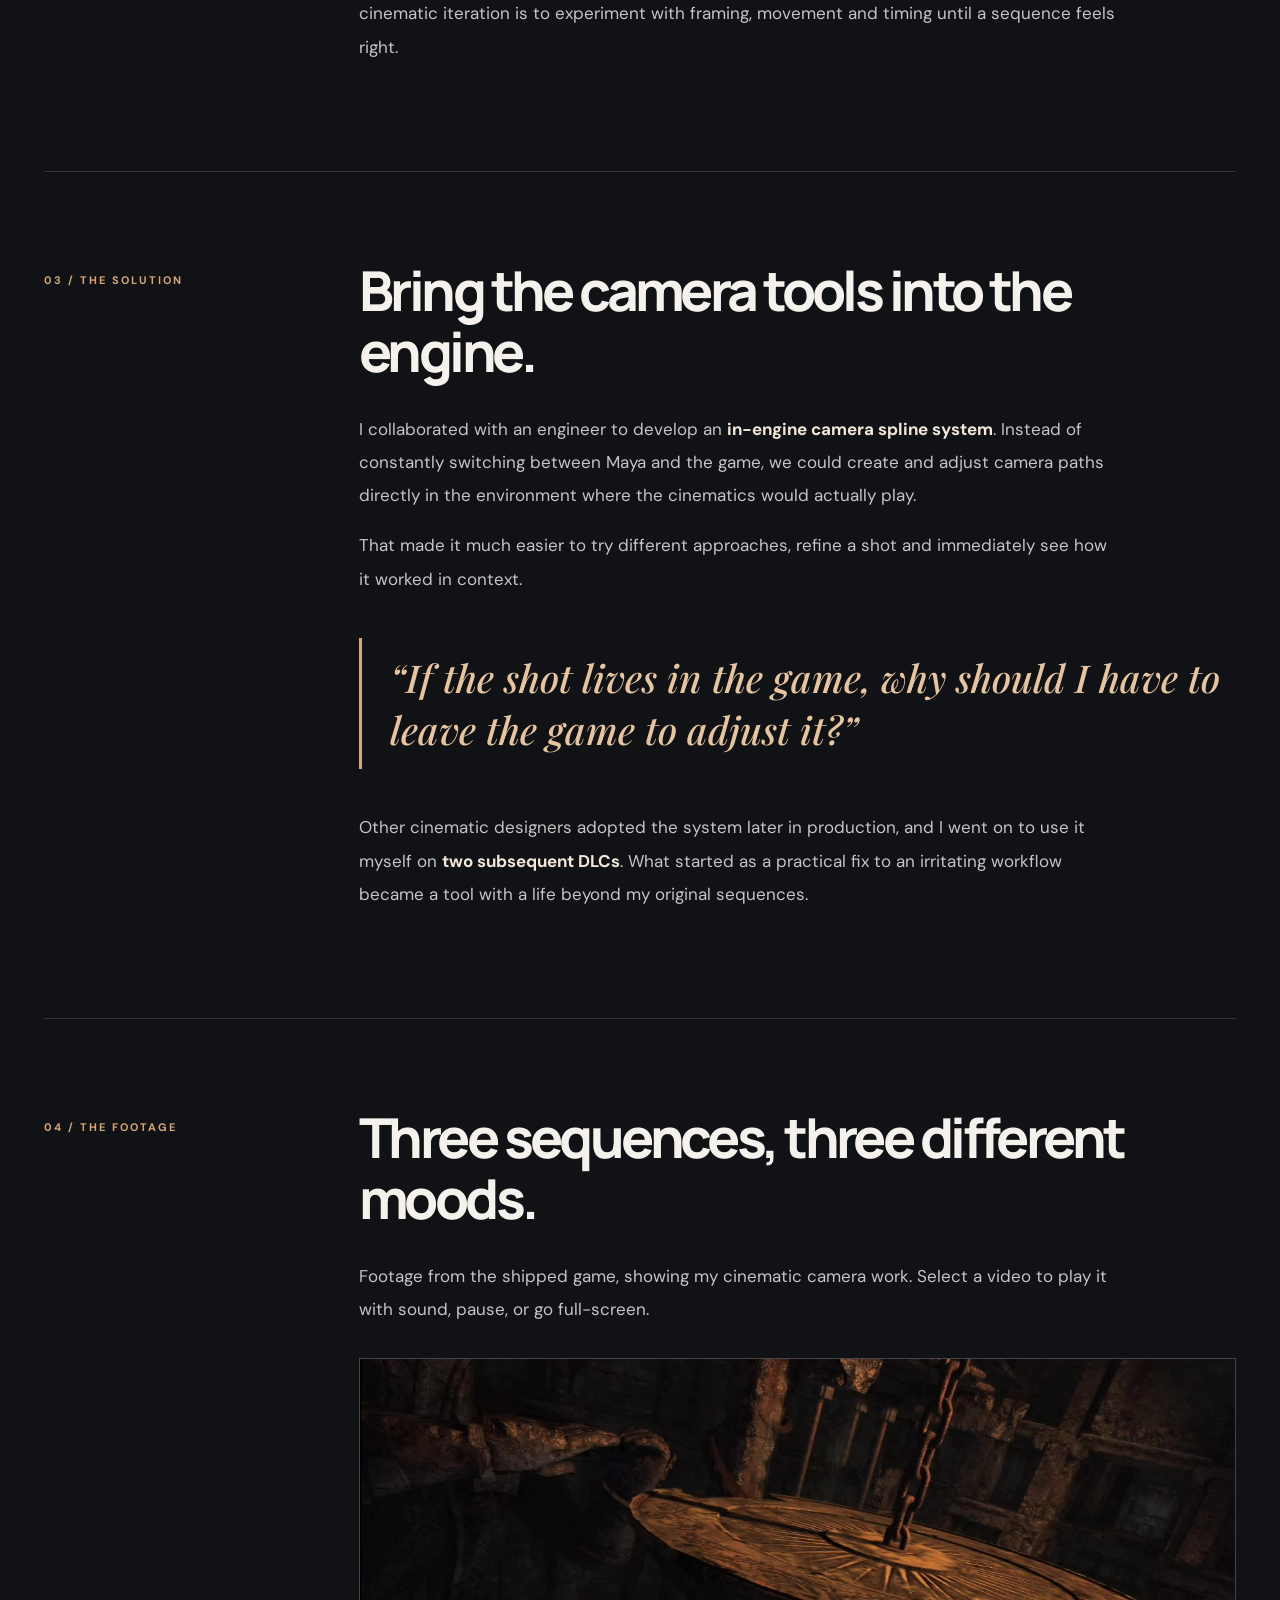
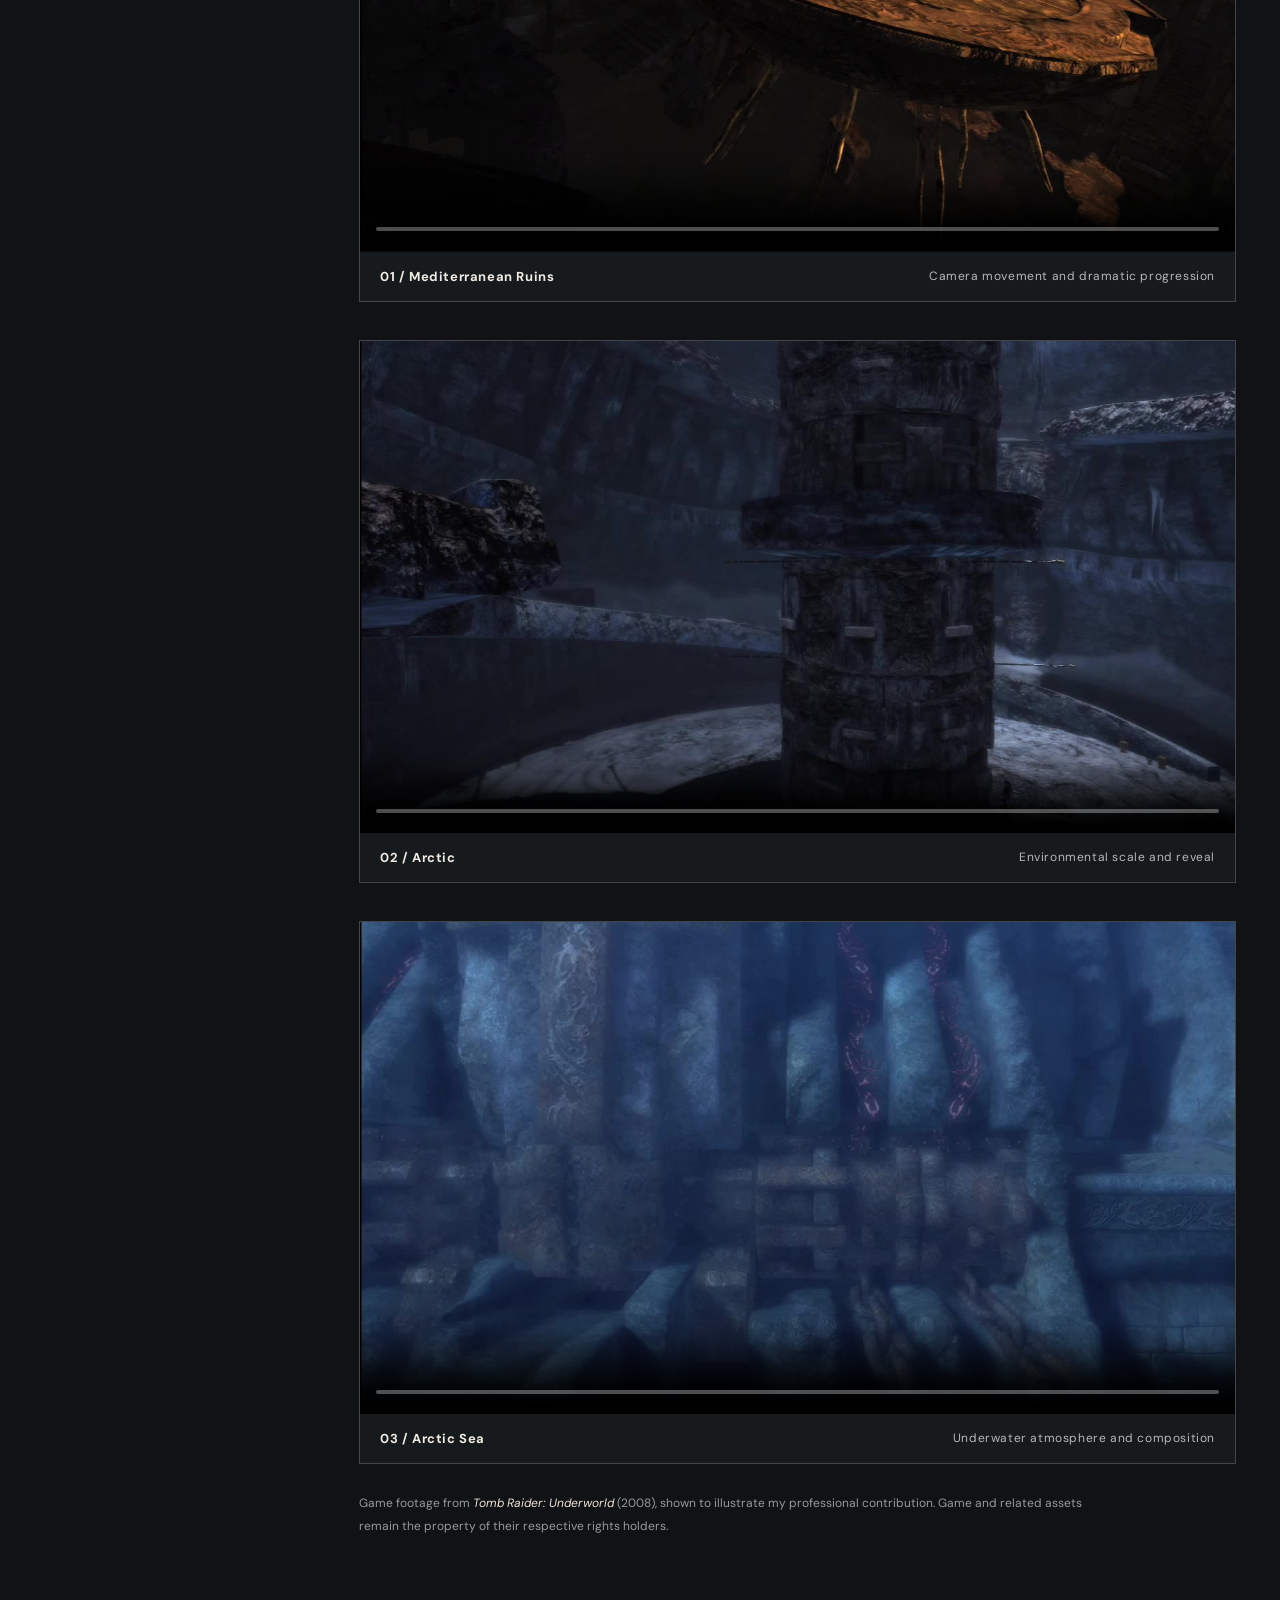
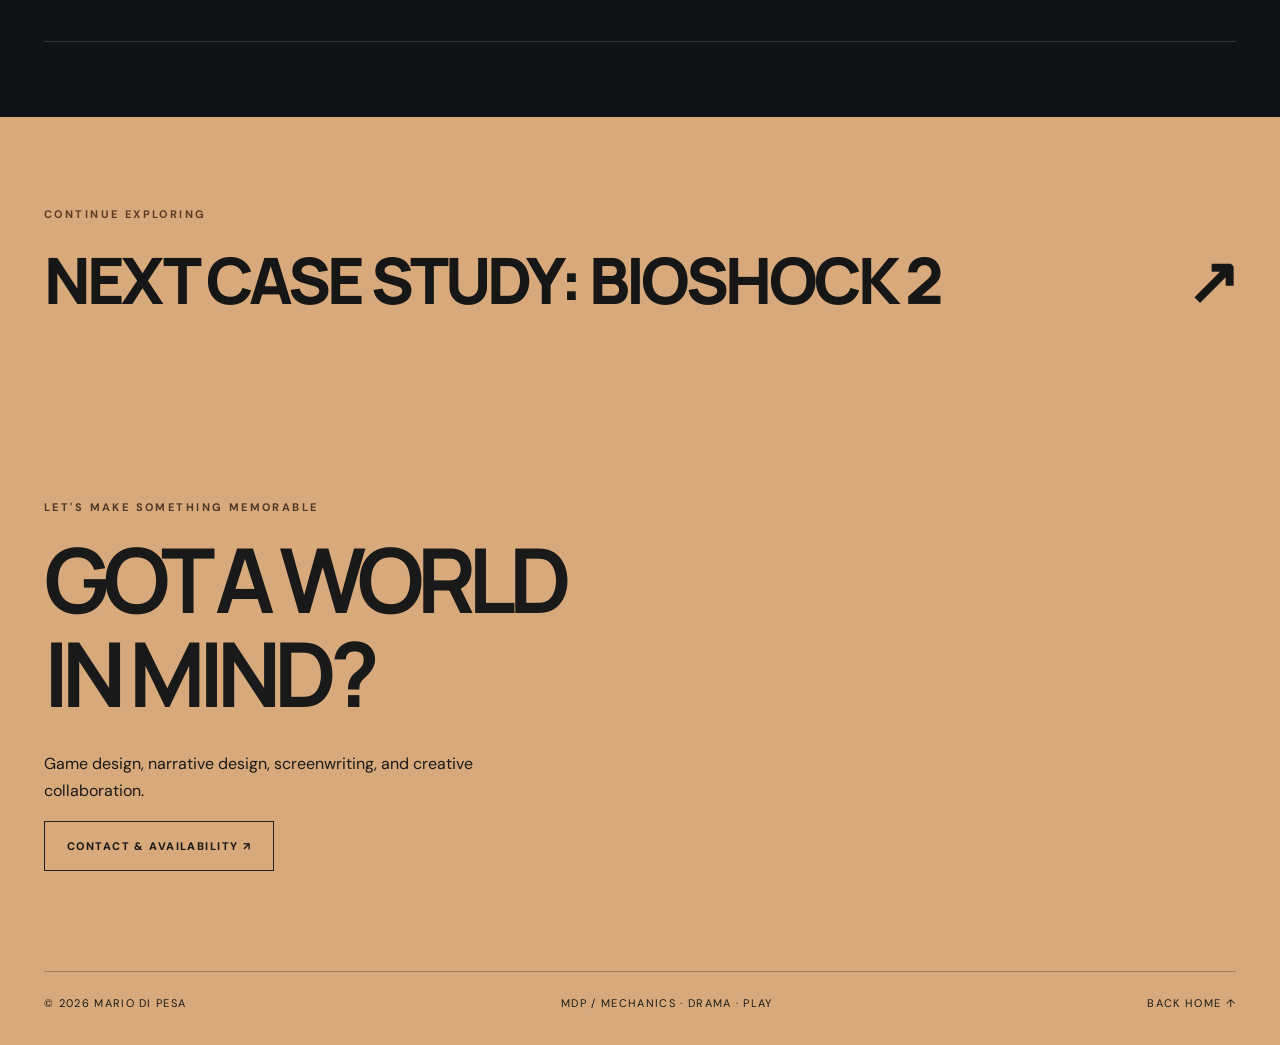
<file: tomb-raider.html>
<!DOCTYPE html>
<!DOCTYPE html>
<html lang="en"><head><meta charset="utf-8"/><meta content="width=device-width,initial-scale=1" name="viewport"/><meta content="#101215" name="theme-color"/><meta content="Cinematic camera work and in-engine camera spline workflow for Tomb Raider: Underworld, with three sequences from the released game." name="description"/><title>Tomb Raider: Underworld | Cinematic Work | Mario Di Pesa</title><link href="styles.css" rel="stylesheet"/></head><body><header class="container topbar"><a aria-label="Mario Di Pesa home" class="brand" href="index.html" title="Mario Di Pesa · Mechanics, Drama &amp; Play"><span class="mark">MDP<span style="color:var(--gold)">.</span></span><span class="brandtext">MARIO DI PESA<br/>DESIGN &amp; STORYTELLING</span></a><button aria-expanded="false" aria-label="Toggle menu" class="menu">☰</button><nav class="nav" id="nav"><a href="games.html">GAME DESIGN</a><a href="writing.html">WRITING</a><a href="about.html">ABOUT</a><a class="contact" href="contact.html">LET'S TALK ↗</a></nav></header><main><section class="case-hero tr-hero"><div class="container"><a class="backlink" href="games.html">← ALL GAME DESIGN</a><div class="kicker">CINEMATIC SHOWCASE / 2008</div><h1>TOMB RAIDER:<br/><em>UNDERWORLD.</em></h1><p class="case-deck">Camera work, cinematic storytelling, and a better way to iterate.</p><div class="case-meta"><span>2008</span><span>CINEMATIC CAMERA WORK</span><span>IN-ENGINE TOOLS</span><span>WORKFLOW COLLABORATION</span></div></div><div aria-hidden="true" class="case-ambient"></div></section>
<div class="case-body">
<section class="case-section container reveal"><div class="case-index">01 / THE WORK</div><div class="case-content"><h2>Finding the shot inside the game.</h2><p>On <em>Tomb Raider: Underworld</em>, I was responsible for the camera work on a number of in-game cinematic sequences. That meant composing shots, shaping camera movement and timing reveals around the environments and action already taking place in the game.</p><p>The three sequences below are captured from the released game. All the camera work in these clips is mine.</p></div></section>
<section class="case-section container reveal"><div class="case-index">02 / THE PROBLEM</div><div class="case-content"><h2>Every adjustment meant another round trip.</h2><p>At the time, creating camera paths meant building splines in Maya, importing them into the engine, checking the result, and going back to Maya whenever something needed changing.</p><p>It was an unnecessarily cumbersome way to work, especially when the whole point of cinematic iteration is to experiment with framing, movement and timing until a sequence feels right.</p></div></section>
<section class="case-section container reveal"><div class="case-index">03 / THE SOLUTION</div><div class="case-content"><h2>Bring the camera tools into the engine.</h2><p>I collaborated with an engineer to develop an <strong>in-engine camera spline system</strong>. Instead of constantly switching between Maya and the game, we could create and adjust camera paths directly in the environment where the cinematics would actually play.</p><p>That made it much easier to try different approaches, refine a shot and immediately see how it worked in context.</p><blockquote class="case-quote">“If the shot lives in the game, why should I have to leave the game to adjust it?”</blockquote><p>Other cinematic designers adopted the system later in production, and I went on to use it myself on <strong>two subsequent DLCs</strong>. What started as a practical fix to an irritating workflow became a tool with a life beyond my original sequences.</p></div></section>
<section class="case-section container reveal"><div class="case-index">04 / THE FOOTAGE</div><div class="case-content"><h2>Three sequences, three different moods.</h2><p>Footage from the shipped game, showing my cinematic camera work. Select a video to play it with sound, pause, or go full-screen.</p>
<div class="tr-video-list">
<figure class="tr-video"><video aria-label="Mediterranean Ruins cinematic" controls="" playsinline="" poster="assets/Med_Ruin_4.jpg" preload="none"><source src="assets/Med_Ruin_4.mp4" type="video/mp4"/>Your browser does not support embedded video.</video><figcaption><strong>01 / Mediterranean Ruins</strong><span>Camera movement and dramatic progression</span></figcaption></figure>
<figure class="tr-video"><video aria-label="Arctic cinematic" controls="" playsinline="" poster="assets/Arctic_1.jpg" preload="none"><source src="assets/Arctic_1.mp4" type="video/mp4"/>Your browser does not support embedded video.</video><figcaption><strong>02 / Arctic</strong><span>Environmental scale and reveal</span></figcaption></figure>
<figure class="tr-video"><video aria-label="Arctic Sea cinematic" controls="" playsinline="" poster="assets/Arctic_Sea_7.jpg" preload="none"><source src="assets/Arctic_Sea_7.mp4" type="video/mp4"/>Your browser does not support embedded video.</video><figcaption><strong>03 / Arctic Sea</strong><span>Underwater atmosphere and composition</span></figcaption></figure>
</div><p class="tr-rights-note">Game footage from <em>Tomb Raider: Underworld</em> (2008), shown to illustrate my professional contribution. Game and related assets remain the property of their respective rights holders.</p></div></section></div>
<section class="case-next"><div class="container"><div class="kicker">CONTINUE EXPLORING</div><a href="bioshock.html">NEXT CASE STUDY: BIOSHOCK 2 <span>↗</span></a></div></section></main><footer class="footer"><div class="container"><div class="kicker" style="color:#4e3828">LET'S MAKE SOMETHING MEMORABLE</div><h2>GOT A WORLD<br/>IN MIND?</h2><p>Game design, narrative design, screenwriting, and creative collaboration.</p><a class="btn" href="contact.html">CONTACT &amp; AVAILABILITY ↗</a><div class="footer-bottom"><span>© <span data-year=""></span> MARIO DI PESA</span><span>MDP / MECHANICS · DRAMA · PLAY</span><a href="index.html">BACK HOME ↑</a></div></div></footer><script defer="" src="script.js"></script></body></html>
</file>
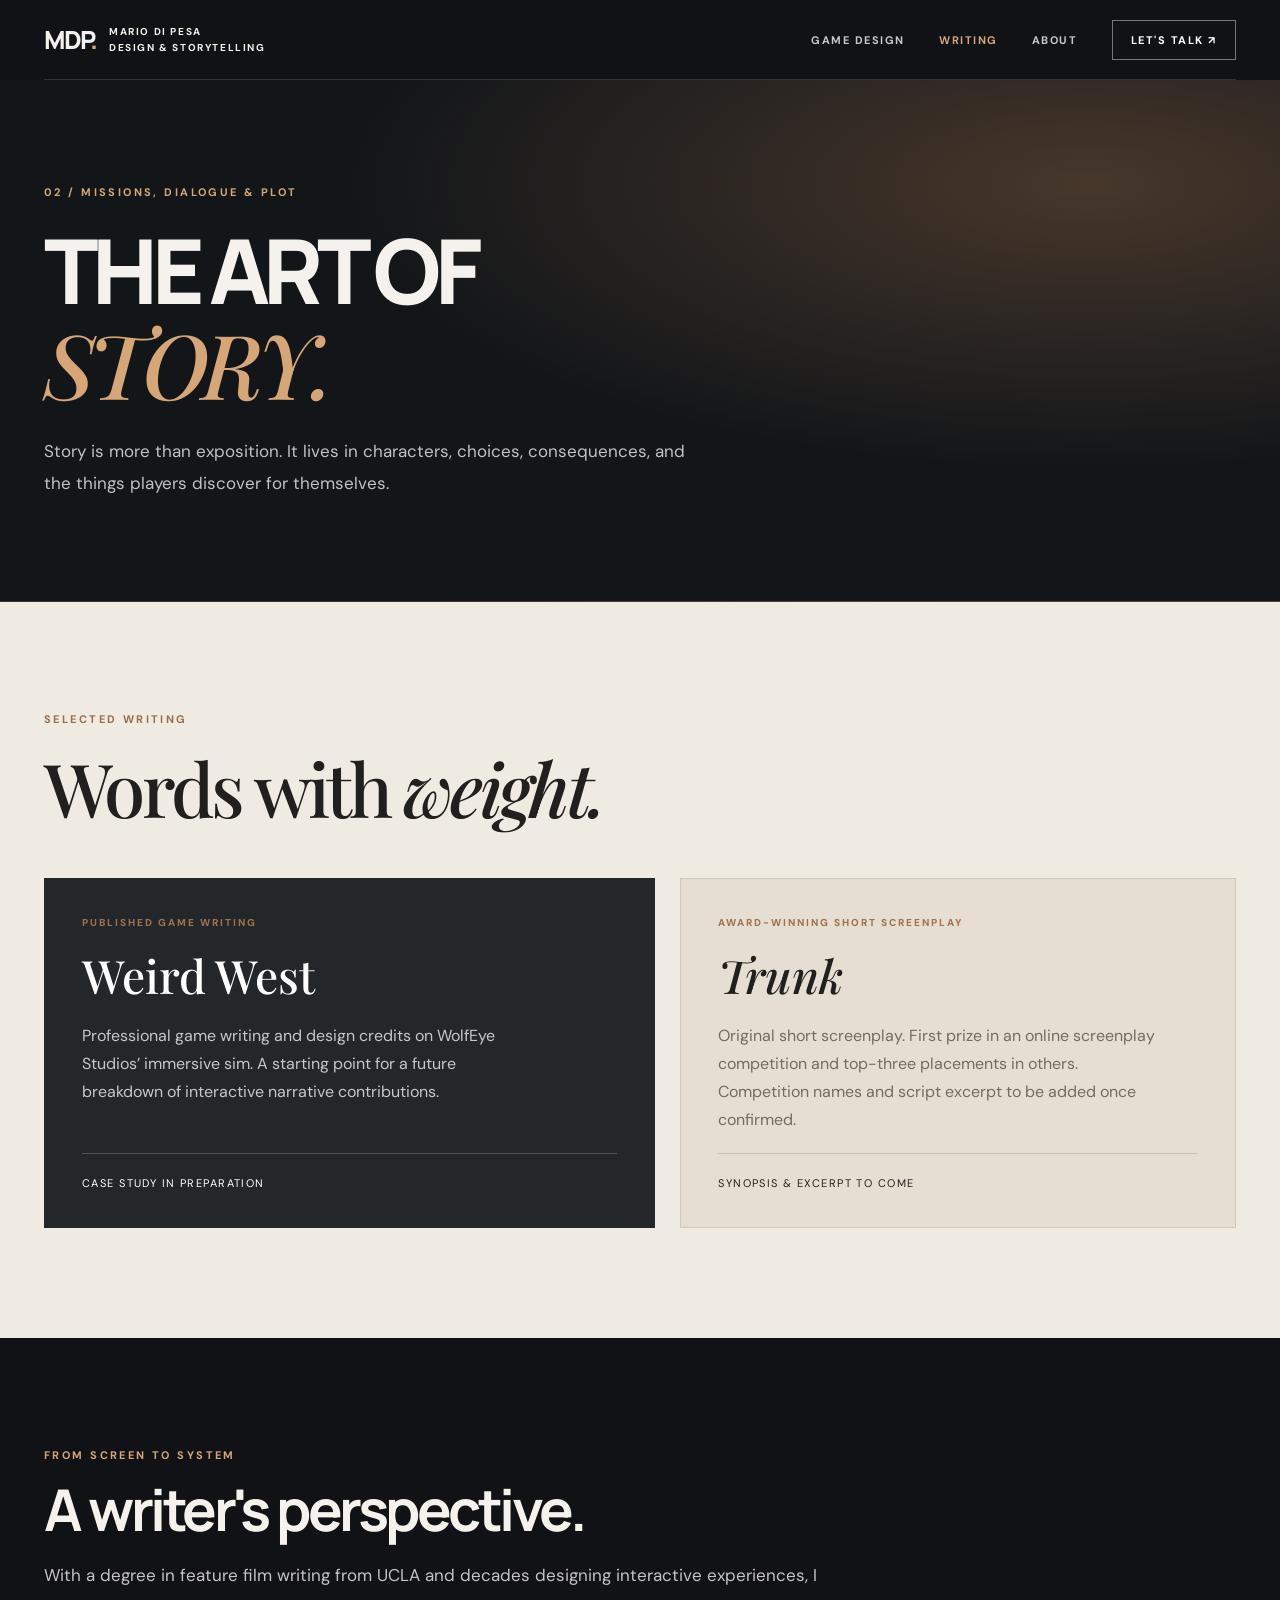
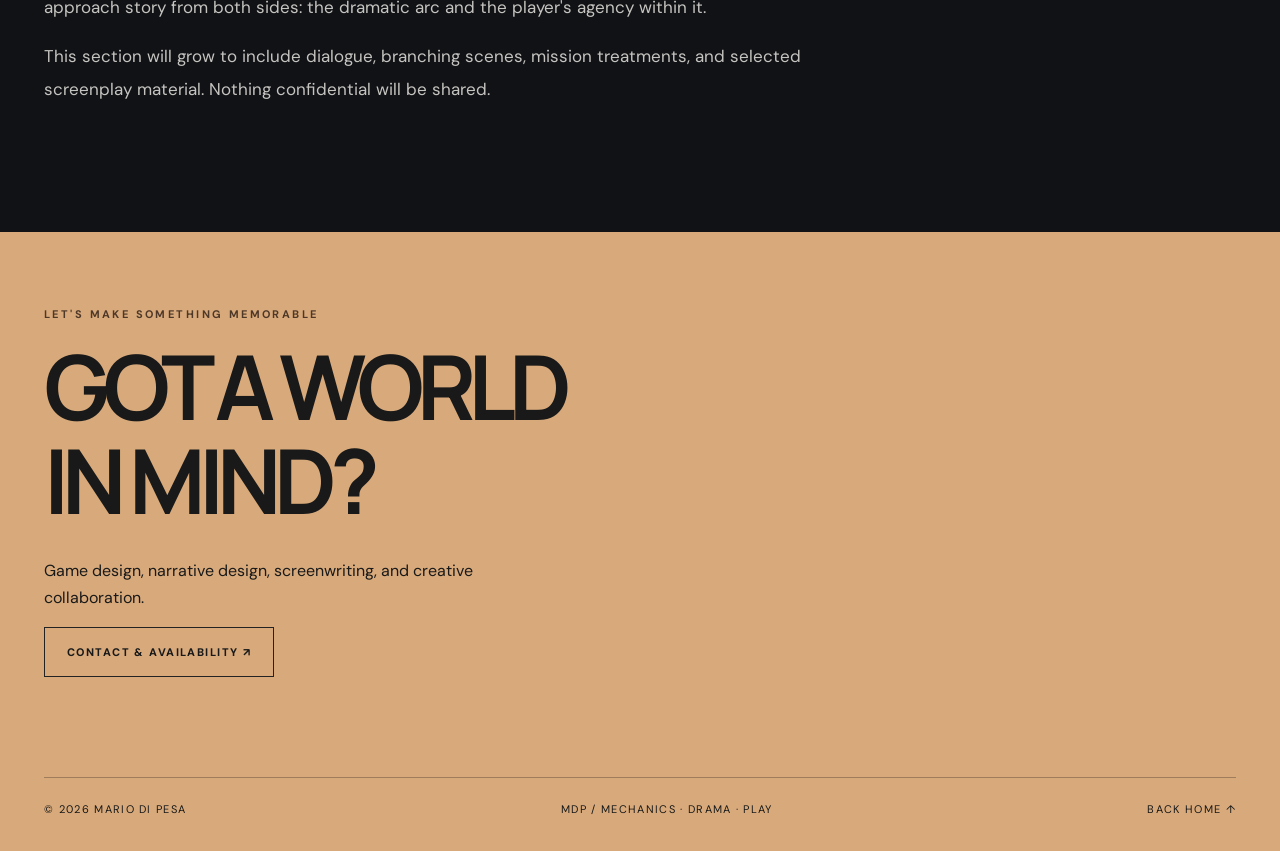
<file: writing.html>
<!doctype html><html lang="en"><head><meta charset="utf-8"><meta name="viewport" content="width=device-width,initial-scale=1"><meta name="theme-color" content="#101215"><meta name="description" content="Mario Di Pesa — game design, narrative design and screenwriting portfolio."><title>Writing & Narrative | Mario Di Pesa</title><link rel="stylesheet" href="styles.css"></head><body><header class="container topbar"><a class="brand" href="index.html" aria-label="Mario Di Pesa home" title="Mario Di Pesa · Mechanics, Drama & Play"><span class="mark">MDP<span style="color:var(--gold)">.</span></span><span class="brandtext">MARIO DI PESA<br>DESIGN & STORYTELLING</span></a><button class="menu" aria-label="Toggle menu" aria-expanded="false">☰</button><nav class="nav" id="nav"><a href="games.html" >GAME DESIGN</a><a href="writing.html" aria-current="page">WRITING</a><a href="about.html" >ABOUT</a><a href="contact.html" class="contact" >LET'S TALK ↗</a></nav></header><main><section class="page-hero"><div class="container"><div class="kicker">02 / MISSIONS, DIALOGUE & PLOT</div><h1>THE ART OF<br><em>STORY.</em></h1><p>Story is more than exposition. It lives in characters, choices, consequences, and the things players discover for themselves.</p></div></section><section class="writing"><div class="container"><div class="kicker">SELECTED WRITING</div><h2>Words with <em>weight.</em></h2><div class="writing-grid"><article class="writing-card dark"><div><div class="mini">PUBLISHED GAME WRITING</div><h3>Weird West</h3><p>Professional game writing and design credits on WolfEye Studios’ immersive sim. A starting point for a future breakdown of interactive narrative contributions.</p></div><div class="bottom">CASE STUDY IN PREPARATION</div></article><article class="writing-card"><div><div class="mini">AWARD-WINNING SHORT SCREENPLAY</div><h3><em>Trunk</em></h3><p>Original short screenplay. First prize in an online screenplay competition and top-three placements in others. Competition names and script excerpt to be added once confirmed.</p></div><div class="bottom">SYNOPSIS & EXCERPT TO COME</div></article></div></div></section><section class="section container"><div class="kicker">FROM SCREEN TO SYSTEM</div><h2>A writer's perspective.</h2><div class="prose"><p>With a degree in feature film writing from UCLA and decades designing interactive experiences, I approach story from both sides: the dramatic arc and the player's agency within it.</p><p>This section will grow to include dialogue, branching scenes, mission treatments, and selected screenplay material. Nothing confidential will be shared.</p></div></section></main><footer class="footer"><div class="container"><div class="kicker" style="color:#4e3828">LET'S MAKE SOMETHING MEMORABLE</div><h2>GOT A WORLD<br>IN MIND?</h2><p>Game design, narrative design, screenwriting, and creative collaboration.</p><a class="btn" href="contact.html">CONTACT & AVAILABILITY ↗</a><div class="footer-bottom"><span>© <span data-year></span> MARIO DI PESA</span><span>MDP / MECHANICS · DRAMA · PLAY</span><a href="index.html">BACK HOME ↑</a></div></div></footer><script src="script.js" defer></script></body></html>
</file>
<file: styles.css>
@import url('https://fonts.googleapis.com/css2?family=DM+Sans:wght@400;500;600;700&family=Manrope:wght@400;500;600;700;800&family=Playfair+Display:ital,wght@0,500;0,600;1,500&display=swap');
:root{--bg:#101215;--panel:#181b1f;--line:#383c42;--cream:#f0ebe2;--gold:#d6a677;--muted:#aeb1b5;--ink:#21201f}*{box-sizing:border-box}html{scroll-behavior:smooth}body{margin:0;background:var(--bg);color:#f5f2ed;font-family:'DM Sans',sans-serif}a{color:inherit;text-decoration:none}button{font:inherit}::selection{background:var(--gold);color:#101215}.container{width:min(1260px,calc(100% - 88px));margin:auto}.topbar{height:80px;display:flex;align-items:center;justify-content:space-between;border-bottom:1px solid #ffffff24;position:relative;z-index:10}.brand{display:flex;gap:13px;align-items:center}.mark{font-family:Manrope,sans-serif;font-size:25px;font-weight:800;letter-spacing:-2px}.brandtext{font-size:10px;line-height:1.55;letter-spacing:.16em;font-weight:700}.nav{display:flex;gap:34px;align-items:center}.nav a{font-size:11px;letter-spacing:.14em;font-weight:700;color:#c9c9c9;transition:color .2s}.nav a:hover{color:var(--gold)}.nav .contact{border:1px solid #777; padding:12px 18px;color:white}.menu{display:none;background:none;border:0;color:white;font-size:23px}.hero{min-height:700px;position:relative;overflow:hidden;background:radial-gradient(ellipse at 85% 40%,#4b4035 0%,transparent 35%),radial-gradient(ellipse at 50% 110%,#3a3028 0%,transparent 50%),#101215}.hero:after{content:'';position:absolute;inset:0;pointer-events:none;background:linear-gradient(90deg,#101215 0%,#101215db 46%,transparent 100%)}.hero-art{position:absolute;right:-4%;top:12%;width:56%;height:83%;opacity:.78;filter:saturate(.75)}.hero-art:before{content:'';position:absolute;inset:0;background:radial-gradient(circle at 60% 37%,#e2ae78 0%,#bd7647 7%,transparent 8%),linear-gradient(140deg,transparent 32%,#544e47 32.5%,#1c2429 45%,transparent 45.5%),linear-gradient(20deg,transparent 48%,#736251 49%,#1a2226 64%,transparent 65%);clip-path:polygon(0 55%,30% 35%,42% 52%,70% 12%,100% 58%,100% 100%,0 100%)}.hero-art:after{content:'';position:absolute;inset:0;background:repeating-linear-gradient(0deg,transparent 0 41px,#e6b78016 42px),repeating-linear-gradient(90deg,transparent 0 41px,#e6b7800b 42px);mask-image:linear-gradient(90deg,transparent,black)}.hero-inner{position:relative;z-index:2;padding-top:136px;padding-bottom:130px}.eyebrow{font-size:11px;letter-spacing:.24em;font-weight:700;color:var(--gold);text-transform:uppercase}.hero h1{font-family:Manrope,sans-serif;font-size:clamp(54px,6.5vw,102px);line-height:1.03;letter-spacing:-.075em;max-width:1050px;margin:31px 0}.hero h1 em{font-family:'Playfair Display',serif;font-weight:500;letter-spacing:-.045em;color:var(--gold)}.hero p{font-size:17px;line-height:1.8;color:#c9c8c6;max-width:570px}.buttons{display:flex;gap:13px;flex-wrap:wrap;margin-top:37px}.btn{display:inline-flex;align-items:center;justify-content:center;gap:20px;padding:17px 22px;font-size:11px;letter-spacing:.13em;font-weight:800;text-transform:uppercase;border:1px solid #747474;transition:transform .2s,background .2s}.btn:hover{transform:translateY(-3px)}.btn.primary{background:var(--gold);color:#191919;border-color:var(--gold)}.hero-foot{display:flex;justify-content:space-between;border-top:1px solid #ffffff25;padding:24px 0;font-size:10px;letter-spacing:.17em;color:#b9b9b9;position:relative;z-index:2}.section{padding:110px 0}.section-top{display:flex;justify-content:space-between;gap:25px;align-items:end;margin-bottom:42px}.kicker{font-size:11px;letter-spacing:.22em;color:var(--gold);font-weight:700;text-transform:uppercase}.section h2{font-family:Manrope,sans-serif;font-size:clamp(38px,4.5vw,67px);line-height:1.1;letter-spacing:-.06em;margin:16px 0}.section-desc{max-width:380px;font-size:14px;line-height:1.8;color:var(--muted)}.filterbar{display:flex;gap:10px;flex-wrap:wrap;margin-bottom:25px}.filter{border:1px solid #555;background:none;color:#bdbdbd;padding:10px 15px;cursor:pointer;font-size:11px;letter-spacing:.1em;text-transform:uppercase}.filter.active,.filter:hover{background:#eee8dc;color:#181818;border-color:#eee8dc}.projects{display:grid;grid-template-columns:repeat(3,minmax(0,1fr));gap:18px}.project{min-height:330px;position:relative;overflow:hidden;background:#20252a;border:1px solid #ffffff16;display:flex;align-items:end;padding:25px;isolation:isolate;transition:transform .25s,border .25s}.project:hover{transform:translateY(-5px);border-color:#c49c74}.project:before{content:'';position:absolute;inset:0;z-index:-2;background:var(--scene);filter:saturate(.8)}.project:after{content:'';position:absolute;inset:0;z-index:-1;background:linear-gradient(0deg,#08090bf5,transparent 72%),radial-gradient(circle at 80% 20%,#e3cba43b,transparent 35%)}.project .num{position:absolute;top:24px;left:25px;font-size:11px;color:#ffffffa0}.project h3{font-family:Manrope,sans-serif;font-size:27px;line-height:1.12;letter-spacing:-.045em;margin:0 0 10px}.project p{margin:0;font-size:11px;color:#c9c9c9;letter-spacing:.1em;text-transform:uppercase}.project .arrow{position:absolute;right:22px;bottom:22px;color:var(--gold);font-size:24px}.project.hidden{display:none}.smallnote{margin-top:23px;color:#a4a4a4;font-size:12px}.writing{background:var(--cream);color:var(--ink);padding:110px 0}.writing .kicker{color:#986f48}.writing h2{font-family:'Playfair Display',serif;font-weight:500;font-size:clamp(47px,5.8vw,85px);letter-spacing:-.05em;line-height:1.08;margin:22px 0}.writing-intro{max-width:650px;color:#65605a;font-size:17px;line-height:1.8}.writing-grid{display:grid;grid-template-columns:1.1fr 1fr;gap:25px;margin-top:50px}.writing-card{background:#e6ded2;padding:37px;min-height:350px;display:flex;flex-direction:column;justify-content:space-between;border:1px solid #d3c8b9}.writing-card.dark{background:#242729;color:#fff;border-color:#242729}.writing-card .mini{font-size:10px;letter-spacing:.2em;font-weight:800;color:#9e734e}.writing-card h3{font-family:'Playfair Display',serif;font-weight:500;font-size:46px;margin:15px 0}.writing-card p{line-height:1.75;color:#716c65;max-width:440px}.writing-card.dark p{color:#c7c7c7}.writing-card .bottom{font-size:11px;letter-spacing:.13em;text-transform:uppercase;border-top:1px solid #0002;padding-top:22px}.writing-card.dark .bottom{border-color:#fff3}.philosophy{background:#181b1f;padding:100px 0}.quote{font-family:'Playfair Display',serif;font-size:clamp(31px,4.2vw,58px);line-height:1.3;max-width:1050px;margin:30px 0;color:#e9e2d8}.quote em{color:var(--gold)}.about{display:grid;grid-template-columns:1fr 1fr;gap:80px}.about p{font-size:16px;line-height:1.95;color:#bdbdbd}.statrow{display:grid;grid-template-columns:repeat(3,1fr);gap:15px;margin-top:35px}.stat strong{display:block;font:700 39px Manrope,sans-serif;color:#f3ede4;letter-spacing:-.07em}.stat span{font-size:10px;letter-spacing:.11em;text-transform:uppercase;color:#a7a7a7}.creditlist{margin-top:25px;border-top:1px solid #ffffff2c}.credit{display:flex;justify-content:space-between;gap:12px;padding:17px 0;border-bottom:1px solid #ffffff2c;font-size:13px}.credit span:last-child{color:#a7a7a7}.footer{padding:75px 0 35px;background:#d8aa7b;color:#191919}.footer h2{font:700 clamp(48px,7vw,98px) Manrope,sans-serif;letter-spacing:-.08em;line-height:1.05;margin:18px 0 30px}.footer p{max-width:530px;line-height:1.7}.footer .btn{border-color:#222}.footer-bottom{margin-top:100px;padding-top:24px;border-top:1px solid #0004;display:flex;justify-content:space-between;font-size:11px;letter-spacing:.12em}.reveal{opacity:0;transform:translateY(20px);transition:opacity .65s,transform .65s}.reveal.visible{opacity:1;transform:none}@media(max-width:800px){.container{width:min(100% - 38px,1260px)}.topbar{height:70px}.menu{display:block}.nav{display:none;position:absolute;top:70px;left:0;right:0;background:#17191d;padding:25px;flex-direction:column;align-items:start}.nav.open{display:flex}.hero{min-height:620px}.hero-inner{padding-top:110px;padding-bottom:80px}.hero:after{background:linear-gradient(90deg,#101215eb,#10121599)}.hero-art{width:100%;right:-30%}.hero h1{font-size:clamp(52px,11vw,80px)}.hero-foot{gap:15px;flex-wrap:wrap}.section,.writing{padding:75px 0}.section-top{display:block}.projects{grid-template-columns:repeat(2,1fr)}.writing-grid,.about{grid-template-columns:1fr;gap:20px}.writing-card{min-height:280px}.statrow{margin-bottom:30px}}@media(max-width:520px){.projects{grid-template-columns:1fr}.project{min-height:290px}.hero h1{font-size:48px}.hero p{font-size:15px}.writing-card h3{font-size:37px}.footer-bottom{display:block;line-height:2}}

.page-hero{padding:105px 0 85px;background:radial-gradient(ellipse at 85% 20%,#47372b,transparent 48%),#131619;border-bottom:1px solid #ffffff24}.page-hero h1{font:800 clamp(52px,7vw,100px)/1.04 Manrope,sans-serif;letter-spacing:-.075em;max-width:950px;margin:24px 0}.page-hero h1 em{font-family:'Playfair Display',serif;font-weight:500;color:var(--gold)}.page-hero p{max-width:650px;color:#c2c2c2;line-height:1.85;font-size:17px}.section-link{display:inline-block;margin-top:30px;border-bottom:1px solid currentColor;padding-bottom:8px;font-size:12px;font-weight:700;letter-spacing:.13em}.prose{max-width:800px}.prose p{line-height:1.9;color:#c6c4c1;font-size:17px}.pill{font-size:11px;color:#d6a677;letter-spacing:.16em;text-transform:uppercase}.detail-card{padding:34px;border:1px solid #ffffff2b;background:#1b2025}.detail-card h3{font-size:26px;margin:10px 0}.detail-card p{color:#bbb;line-height:1.75}.detail-grid{display:grid;grid-template-columns:repeat(2,minmax(0,1fr));gap:18px}.cream-panel{background:var(--cream);color:#252321;padding:65px 0}.cream-panel p{color:#615b54;line-height:1.8}.credits-table{width:100%;border-collapse:collapse}.credits-table td{padding:18px 8px;border-bottom:1px solid #ffffff27}.credits-table td:last-child{text-align:right;color:#a6a6a6}.writing a.section-link{color:#453020}.nav a[aria-current=page]{color:var(--gold)}@media(max-width:700px){.detail-grid{grid-template-columns:1fr}.page-hero{padding:75px 0}}
/* Featured case studies / V3 */
.projects:has(.featured-project){grid-template-columns:repeat(6,minmax(0,1fr))}.projects:has(.featured-project)>.project{grid-column:span 2}.projects:has(.featured-project)>.featured-project{grid-column:span 3;min-height:460px}.featured-project h3{font-size:clamp(34px,3.2vw,52px)}.featured-project h3 i{font:italic 500 .75em 'Playfair Display',serif;color:#e8b888}.project-tag{display:block;color:#e6bc91;font-size:10px;letter-spacing:.15em;margin-bottom:16px}.project-cta{display:inline-block;margin-top:24px;border-bottom:1px solid #d6a677;padding-bottom:7px;color:#e6bc91;font-size:10px;letter-spacing:.15em;font-weight:700}.case-hero{position:relative;isolation:isolate;overflow:hidden;padding:64px 0 105px;background:radial-gradient(ellipse at 82% 45%,#514031,transparent 52%),#11171b}.case-hero:has(h1:first-child){background:#11171b}.case-hero .container{position:relative;z-index:1}.case-hero h1{font:800 clamp(56px,8.5vw,125px)/.98 Manrope,sans-serif;letter-spacing:-.08em;margin:35px 0 24px;max-width:1100px}.case-hero h1 em{font:italic 500 .78em 'Playfair Display',serif;letter-spacing:-.04em;color:#d6a677}.backlink{display:inline-block;font-size:11px;letter-spacing:.15em;color:#bbb;margin-bottom:65px}.backlink:hover{color:#d6a677}.case-deck{font-size:clamp(17px,2vw,23px);line-height:1.6;max-width:770px;color:#d5d2ce}.case-meta{display:flex;flex-wrap:wrap;gap:13px;margin-top:48px}.case-meta span{border:1px solid #ffffff4a;padding:11px 14px;font-size:10px;letter-spacing:.14em;color:#ddd}.case-ambient{position:absolute;width:460px;height:460px;border:1px solid #d6a67724;border-radius:50%;right:-100px;top:110px;box-shadow:0 0 0 85px #d6a67708,0 0 0 170px #d6a67705;pointer-events:none}.case-body{padding:20px 0 75px}.case-section{display:grid;grid-template-columns:260px minmax(0,1fr);gap:55px;padding-top:88px;padding-bottom:90px;border-bottom:1px solid #ffffff25}.case-index{font-size:11px;letter-spacing:.18em;color:#d6a677;font-weight:700;padding-top:13px}.case-content{max-width:880px}.case-content h2{font:750 clamp(34px,4.3vw,64px)/1.12 Manrope,sans-serif;letter-spacing:-.065em;margin:0 0 30px}.case-content p{font-size:17px;line-height:1.95;color:#c5c5c5;max-width:760px}.case-content strong{color:#f3e8da}.case-content em{color:#eee2d6}.visual-pair{display:grid;grid-template-columns:1fr 1fr;gap:15px;margin-top:36px}.visual-placeholder{min-height:270px;padding:28px;display:flex;flex-direction:column;justify-content:end;border:1px solid #ffffff36;background:linear-gradient(145deg,#2b4850,#151d22);position:relative}.visual-placeholder.sister{background:linear-gradient(145deg,#a58152,#42392d 60%,#1b1d1c)}.visual-placeholder.thinker{margin-top:35px;background:linear-gradient(120deg,#2b5967,#18232b 65%,#11181b)}.visual-placeholder.heathen{margin-top:35px;background:linear-gradient(125deg,#88603d,#382a28 65%,#151a1d)}.visual-placeholder span{position:absolute;top:20px;left:26px;font-size:10px;letter-spacing:.18em;color:#ffffff9e}.visual-placeholder strong{font:700 28px Manrope,sans-serif;letter-spacing:-.045em}.visual-placeholder small{font-size:12px;color:#ffffffb9;margin-top:9px}.case-quote{border-left:3px solid #d6a677;margin:42px 0;padding:14px 0 14px 28px;font:italic 500 clamp(25px,3vw,39px)/1.35 'Playfair Display',serif;color:#e7c4a0}.case-callout{padding:28px 32px;margin-top:30px;background:#1e2528;border:1px solid #ffffff24}.case-callout span{display:block;color:#d6a677;letter-spacing:.18em;font-size:10px;margin-bottom:13px}.case-callout strong{font-size:18px;line-height:1.6}.case-next{padding:90px 0 110px;background:#d8aa7b;color:#161616}.case-next .kicker{color:#5d3b24}.case-next a{display:flex;justify-content:space-between;align-items:center;gap:25px;margin-top:24px;font:800 clamp(32px,5vw,70px)/1.1 Manrope,sans-serif;letter-spacing:-.06em}.case-next a:hover span{transform:translate(6px,-6px)}.case-next a span{transition:transform .2s}@media(max-width:900px){.case-section{grid-template-columns:1fr;gap:12px}.projects:has(.featured-project)>.project{grid-column:span 3}.projects:has(.featured-project)>.featured-project{grid-column:span 6}}@media(max-width:620px){.projects:has(.featured-project)>.project{grid-column:span 6}.projects:has(.featured-project)>.featured-project{min-height:365px}.visual-pair{grid-template-columns:1fr}.case-section{padding-top:65px;padding-bottom:65px}.case-hero{padding-bottom:70px}.backlink{margin-bottom:50px}.case-content p{font-size:16px}.case-hero h1{font-size:clamp(52px,12vw,80px)}}

/* Case study image galleries */
.case-gallery-two{display:grid;grid-template-columns:repeat(2,minmax(0,1fr));gap:16px;margin:34px 0 20px}
.case-photo{margin:28px 0 22px;min-width:0;background:#11181d;border:1px solid #ffffff20;overflow:hidden}
.case-gallery-two .case-photo{margin:0}
.case-photo img{display:block;width:100%;height:auto;aspect-ratio:16/9;object-fit:cover;background:#12181d}
.case-photo figcaption{padding:13px 16px 15px;font-size:12px;line-height:1.5;letter-spacing:.025em;color:#c5c7c7}
.case-photo.wide-photo{margin-top:36px}
.promo-photo img{object-fit:contain;background:#101215}
@media(max-width:620px){.case-gallery-two{grid-template-columns:1fr;gap:18px}}

/* Responsive case-study thumbnails and full-screen gallery */
html,body{max-width:100%;overflow-x:clip}
.case-section,.case-content,.case-gallery-two,.case-photo{min-width:0;max-width:100%}
.case-content{width:100%}
.case-gallery-two{grid-template-columns:repeat(2,minmax(0,1fr))}
.case-photo img{width:100%;max-width:100%;height:auto;max-height:290px;aspect-ratio:16/9;object-fit:contain}
.case-photo.wide-photo{max-width:760px}
.case-photo.wide-photo img{max-height:380px}
.case-photo img[data-gallery-image]{cursor:zoom-in;transition:filter .2s ease}
.case-photo img[data-gallery-image]:hover{filter:brightness(1.12)}
.case-photo img[data-gallery-image]:focus-visible{outline:3px solid #d6a677;outline-offset:-3px}
.gallery-lightbox[hidden]{display:none}
.gallery-lightbox{position:fixed;inset:0;z-index:10000;background:rgba(5,8,12,.96);display:flex;flex-direction:column;align-items:center;justify-content:center;padding:56px 64px 38px;color:#fff}
.gallery-lightbox img{display:block;max-width:100%;max-height:calc(100dvh - 170px);width:auto;height:auto;object-fit:contain}
.gallery-lightbox .gallery-caption{font-size:13px;line-height:1.5;text-align:center;color:#dedede;margin:18px auto 0;max-width:780px}
.gallery-lightbox button{position:absolute;display:grid;place-items:center;border:1px solid #ffffff55;background:#141b22cc;color:white;cursor:pointer;border-radius:50%;width:45px;height:45px;font-size:26px;line-height:1}
.gallery-lightbox button:hover,.gallery-lightbox button:focus-visible{background:#9a704b}
.gallery-close{top:16px;right:20px}.gallery-prev{left:12px;top:50%;transform:translateY(-50%)}.gallery-next{right:12px;top:50%;transform:translateY(-50%)}
.gallery-count{font-size:11px;color:#bdbdbd;letter-spacing:.1em;margin-top:8px}
@media(max-width:620px){.case-gallery-two{grid-template-columns:1fr}.case-photo img{max-height:240px}.case-photo.wide-photo img{max-height:260px}.gallery-lightbox{padding:60px 45px 28px}.gallery-lightbox img{max-height:calc(100dvh - 160px)}.gallery-lightbox button{width:36px;height:36px;font-size:22px}.gallery-prev{left:3px}.gallery-next{right:3px}}

/* Cinematic case-study art: text stays editable HTML; artwork stays decorative. */
.case-hero-bioshock,.case-hero-weird-west{background:#11171b;min-height:680px;}
.case-hero-bioshock::before,.case-hero-weird-west::before{content:"";position:absolute;z-index:0;inset:0 0 0 auto;width:min(66%,1100px);background-position:right center;background-size:cover;background-repeat:no-repeat;pointer-events:none;}
.case-hero-bioshock::before{background-image:url("assets/bioshock-hero.webp");}
.case-hero-weird-west::before{background-image:url("assets/weird-west-hero.webp");}
.case-hero-bioshock::after,.case-hero-weird-west::after{content:"";position:absolute;z-index:0;inset:0;background:linear-gradient(90deg,#11171b 0%,#11171b 30%,#11171bdb 47%,transparent 76%);pointer-events:none;}
.case-hero-bioshock .case-ambient,.case-hero-weird-west .case-ambient{display:none;}
.case-hero-bioshock .container,.case-hero-weird-west .container{z-index:1;}
.case-hero-bioshock h1,.case-hero-weird-west h1{max-width:850px;}
.case-hero-bioshock .case-deck,.case-hero-weird-west .case-deck{max-width:690px;}
@media(max-width:900px){.case-hero-bioshock::before,.case-hero-weird-west::before{width:100%;opacity:.55;background-position:65% center;}.case-hero-bioshock::after,.case-hero-weird-west::after{background:linear-gradient(90deg,#11171bf5 0%,#11171bdf 48%,#11171b78 100%);}}
@media(max-width:620px){.case-hero-bioshock,.case-hero-weird-west{min-height:unset;}.case-hero-bioshock::before,.case-hero-weird-west::before{opacity:.3;background-position:70% center;}.case-hero-bioshock::after,.case-hero-weird-west::after{background:linear-gradient(90deg,#11171bf2,#11171bd1);}}


/* Cinematic project cards: original illustration / local assets */
.projects .project{background:#172027;isolation:isolate;overflow:hidden;transition:transform .32s ease,border-color .32s ease,box-shadow .32s ease}
.projects .project::before{content:"";position:absolute;inset:0;z-index:-2;background-image:var(--card-image);background-position:center;background-size:cover;background-repeat:no-repeat;filter:saturate(.82) brightness(.86);transform:scale(1);transition:transform .75s cubic-bezier(.2,.7,.2,1),filter .55s ease}
.projects .project::after{content:"";position:absolute;inset:0;z-index:-1;background:linear-gradient(to top,rgba(7,10,13,.97) 0%,rgba(9,13,18,.85) 18%,rgba(9,13,18,.35) 51%,rgba(8,12,17,.10) 100%)}
.projects .project:hover::before{transform:scale(1.065);filter:saturate(.95) brightness(1)}
.projects .project:hover{box-shadow:0 16px 40px #0005}
.projects .project .num{color:#f5eee0;z-index:1;text-shadow:0 1px 8px #0008}
.projects .project>div{position:relative;z-index:1}
.projects .project h3{text-shadow:0 2px 14px #0008}
.projects .project p{color:#e2dcd3}
@media(prefers-reduced-motion:reduce){.projects .project,.projects .project::before{transition:none}.projects .project:hover::before{transform:none}}

/* Tomb Raider cinematic showcase */
.tr-hero{background-image:linear-gradient(90deg,#101215 0%,#101215e8 45%,#10121578 100%),url("assets/Med_Ruin_4.jpg");background-size:cover;background-position:center 44%}
.tr-hero .case-ambient{display:none}
.tr-video-list{display:grid;gap:38px;margin-top:32px}
.tr-video{margin:0;border:1px solid #ffffff30;background:#171a1d;overflow:hidden}
.tr-video video{display:block;width:100%;height:auto;aspect-ratio:16/9;object-fit:contain;background:#090b0d}
.tr-video figcaption{display:flex;justify-content:space-between;gap:12px;flex-wrap:wrap;padding:16px 20px;font-size:12px;letter-spacing:.05em;color:#b7b8b8}
.tr-video figcaption strong{color:#f0ebe2;font-size:13px}
.tr-rights-note{font-size:12px!important;color:#999!important;margin-top:28px}
@media(max-width:650px){.tr-hero{background-position:65% center}.tr-video figcaption{display:block}.tr-video figcaption span{display:block;margin-top:6px}}
</file>
